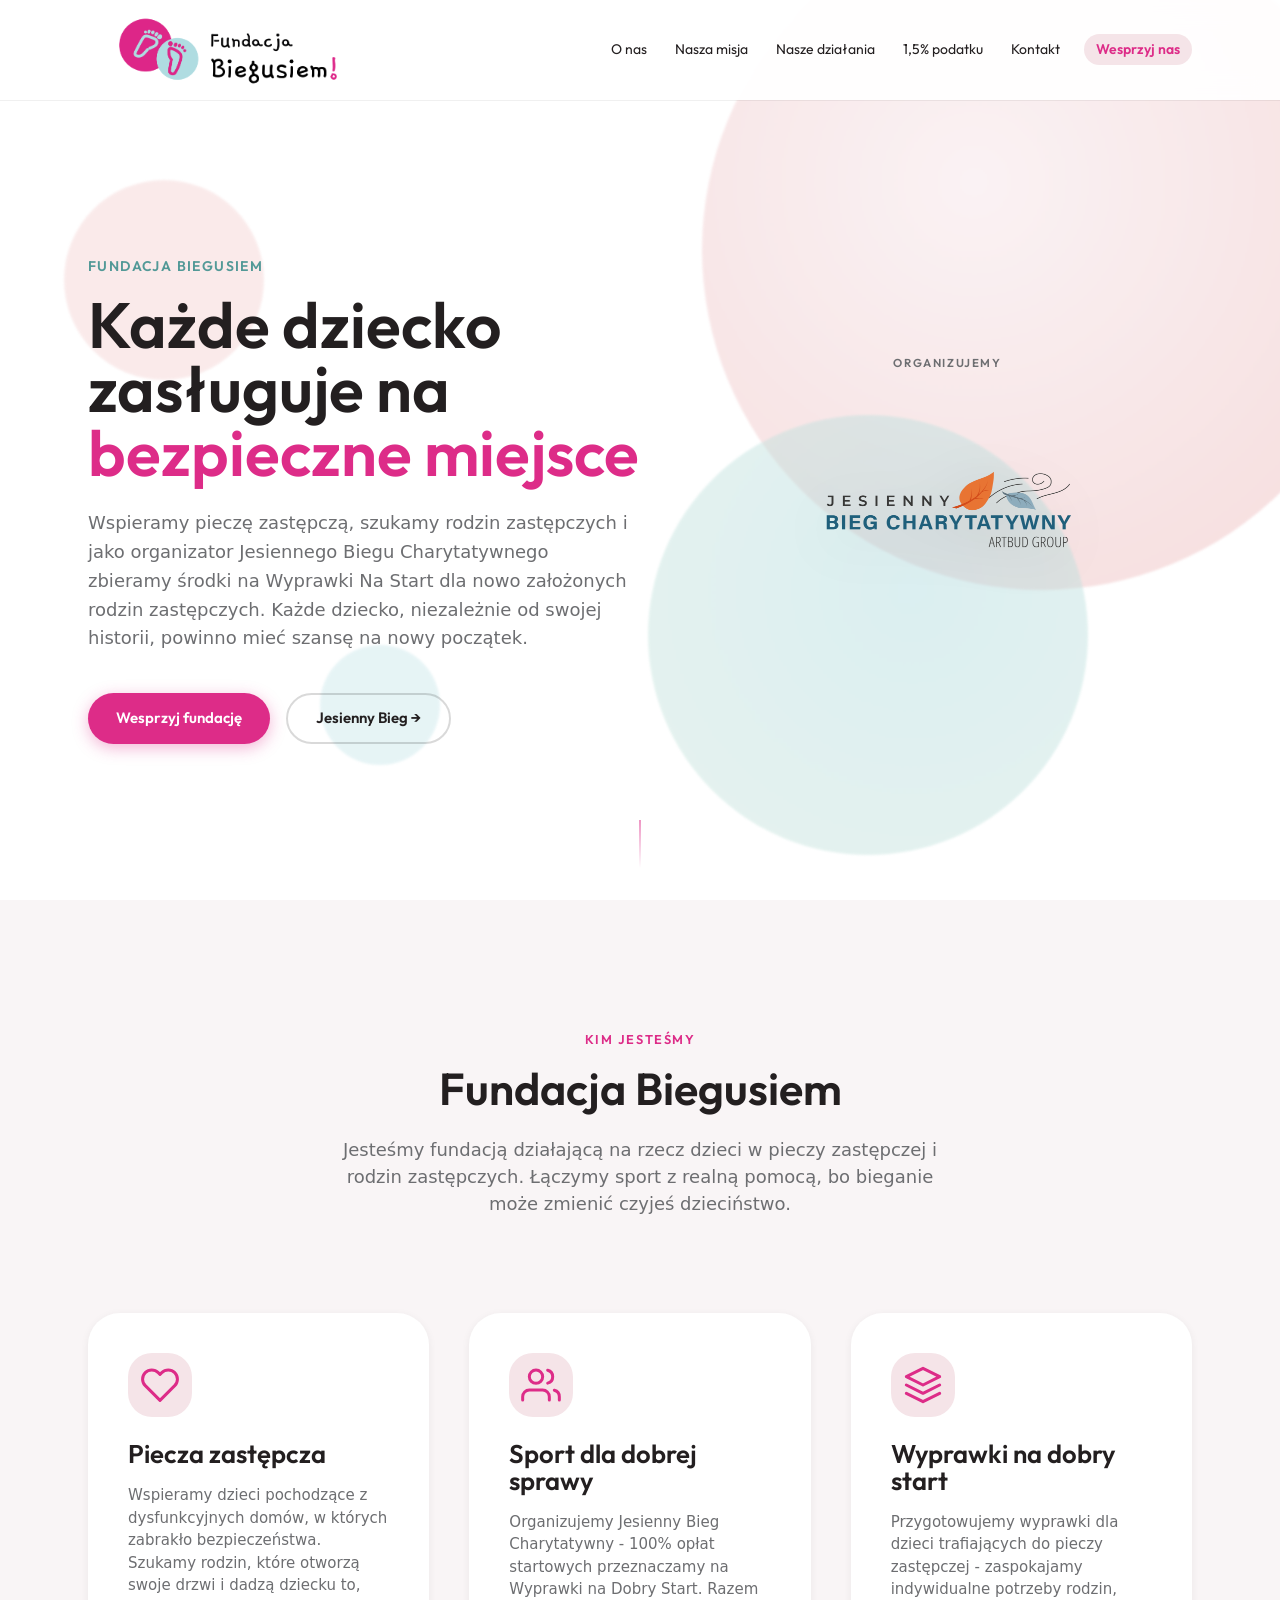
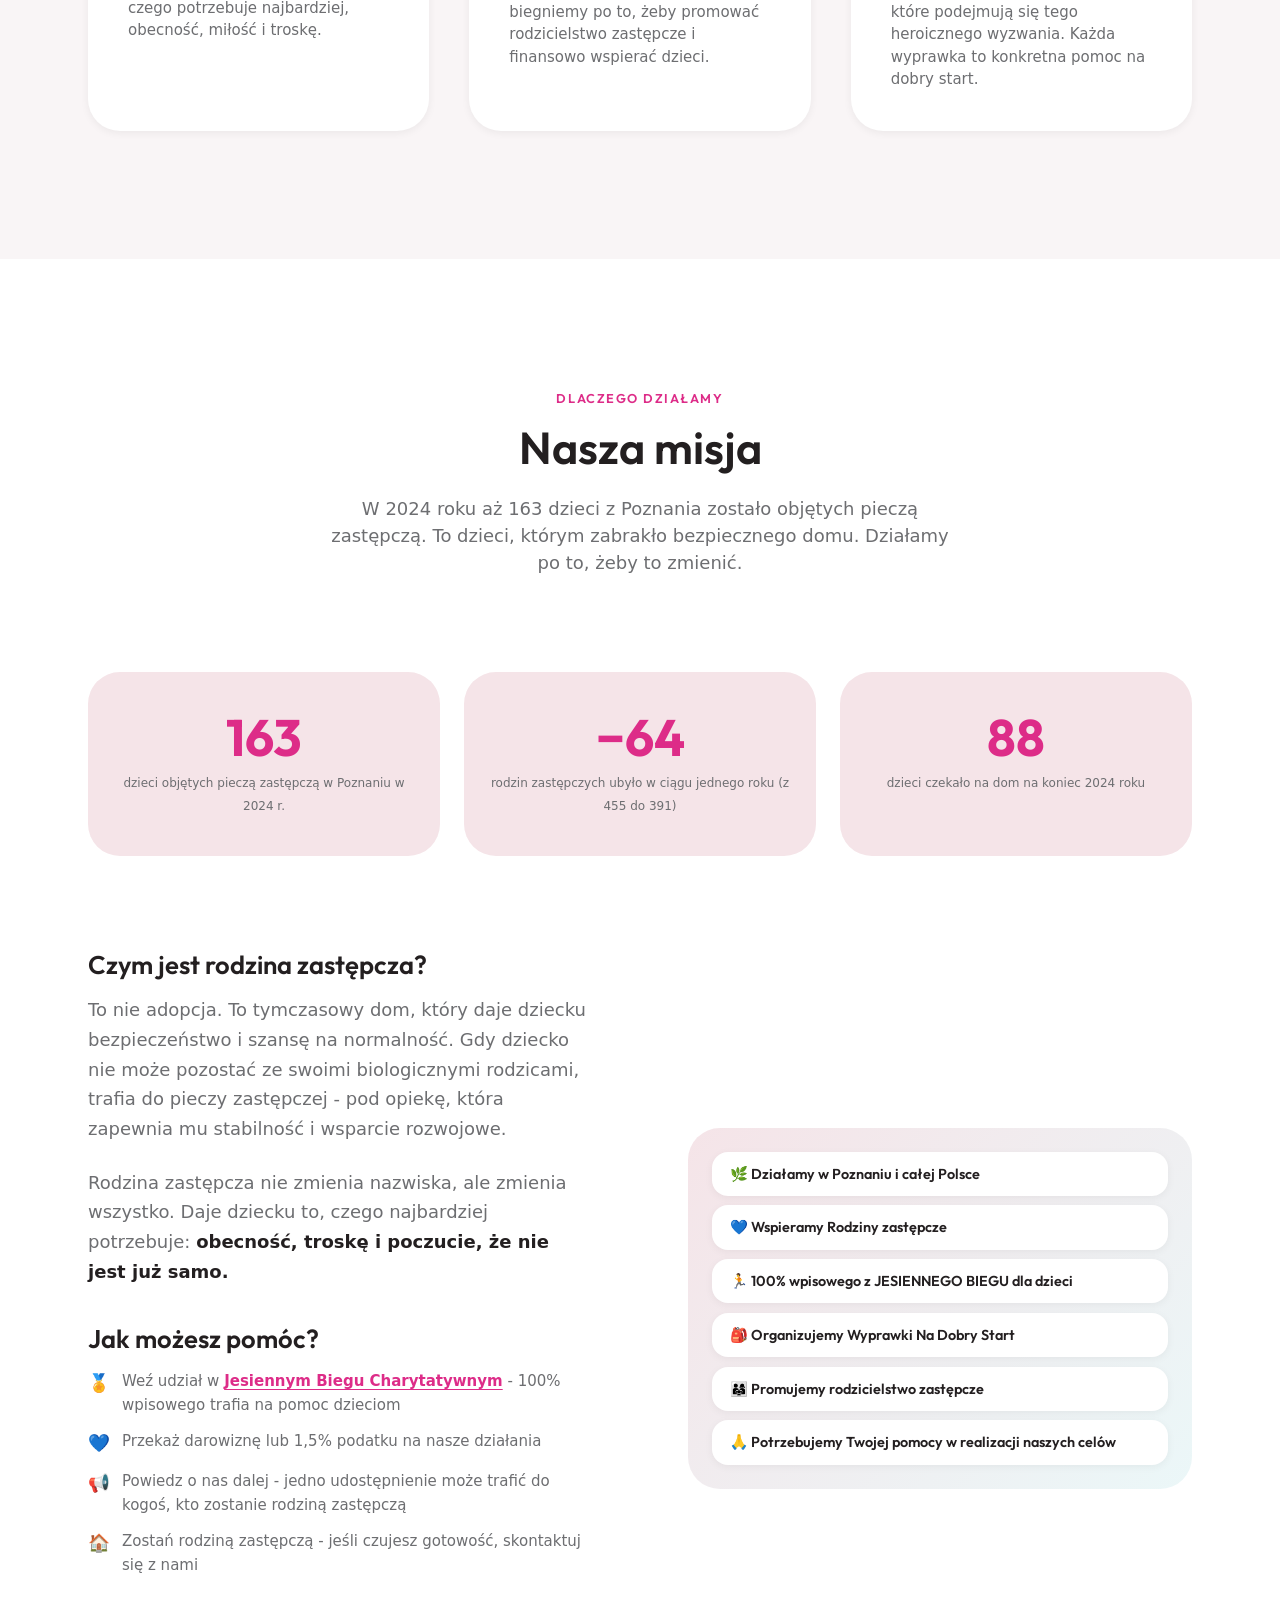
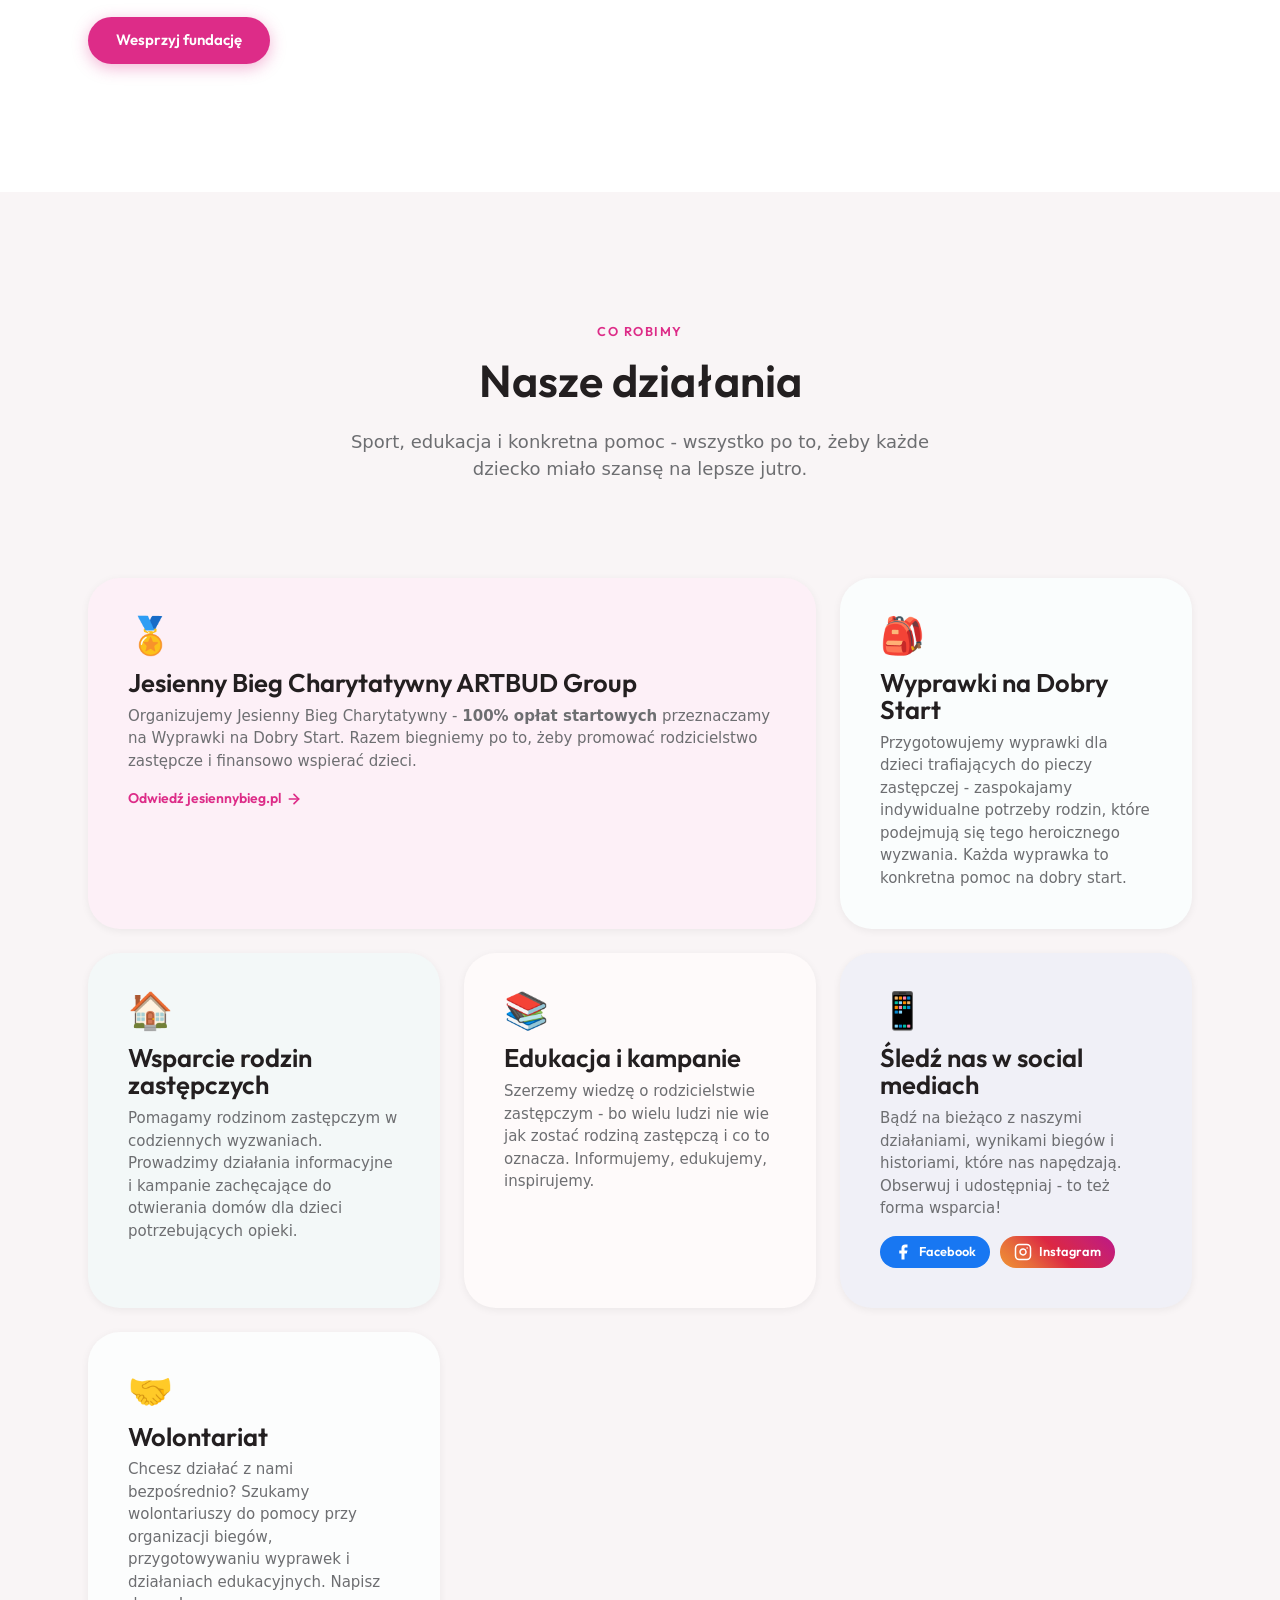
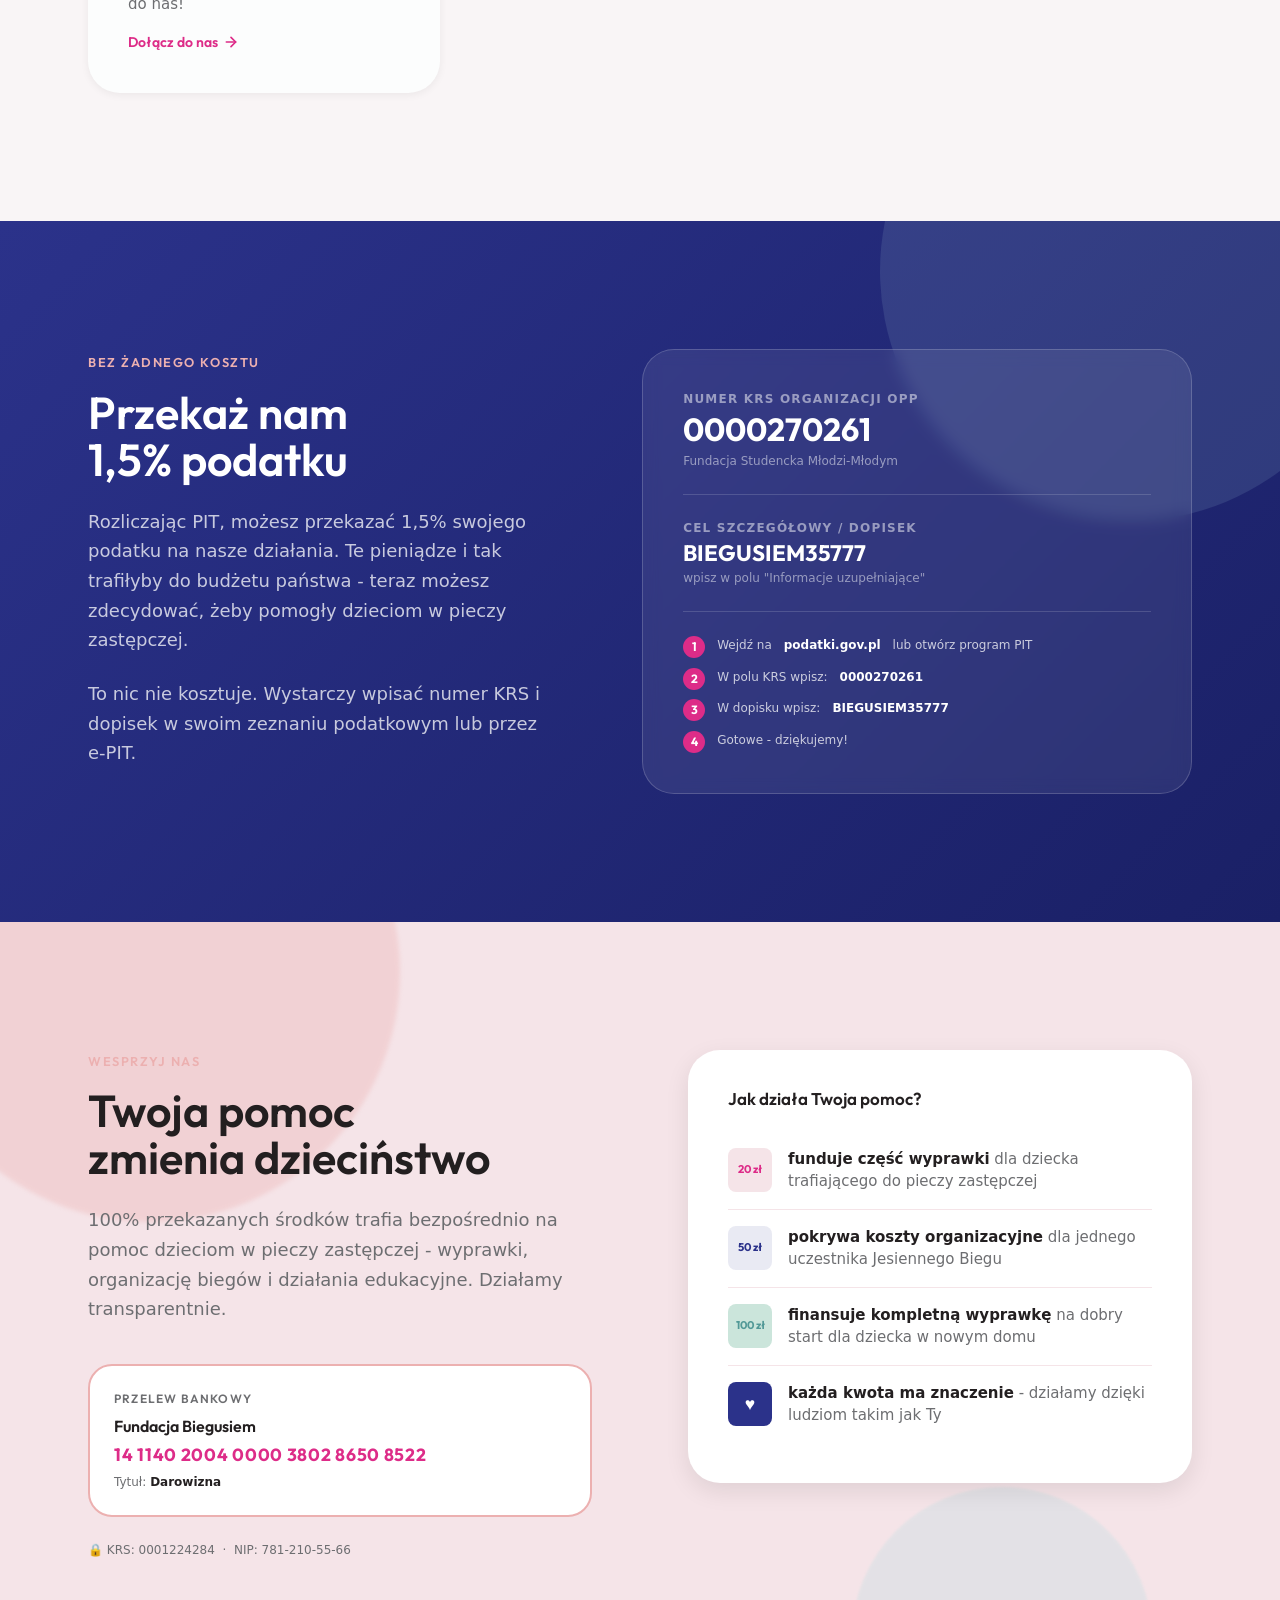
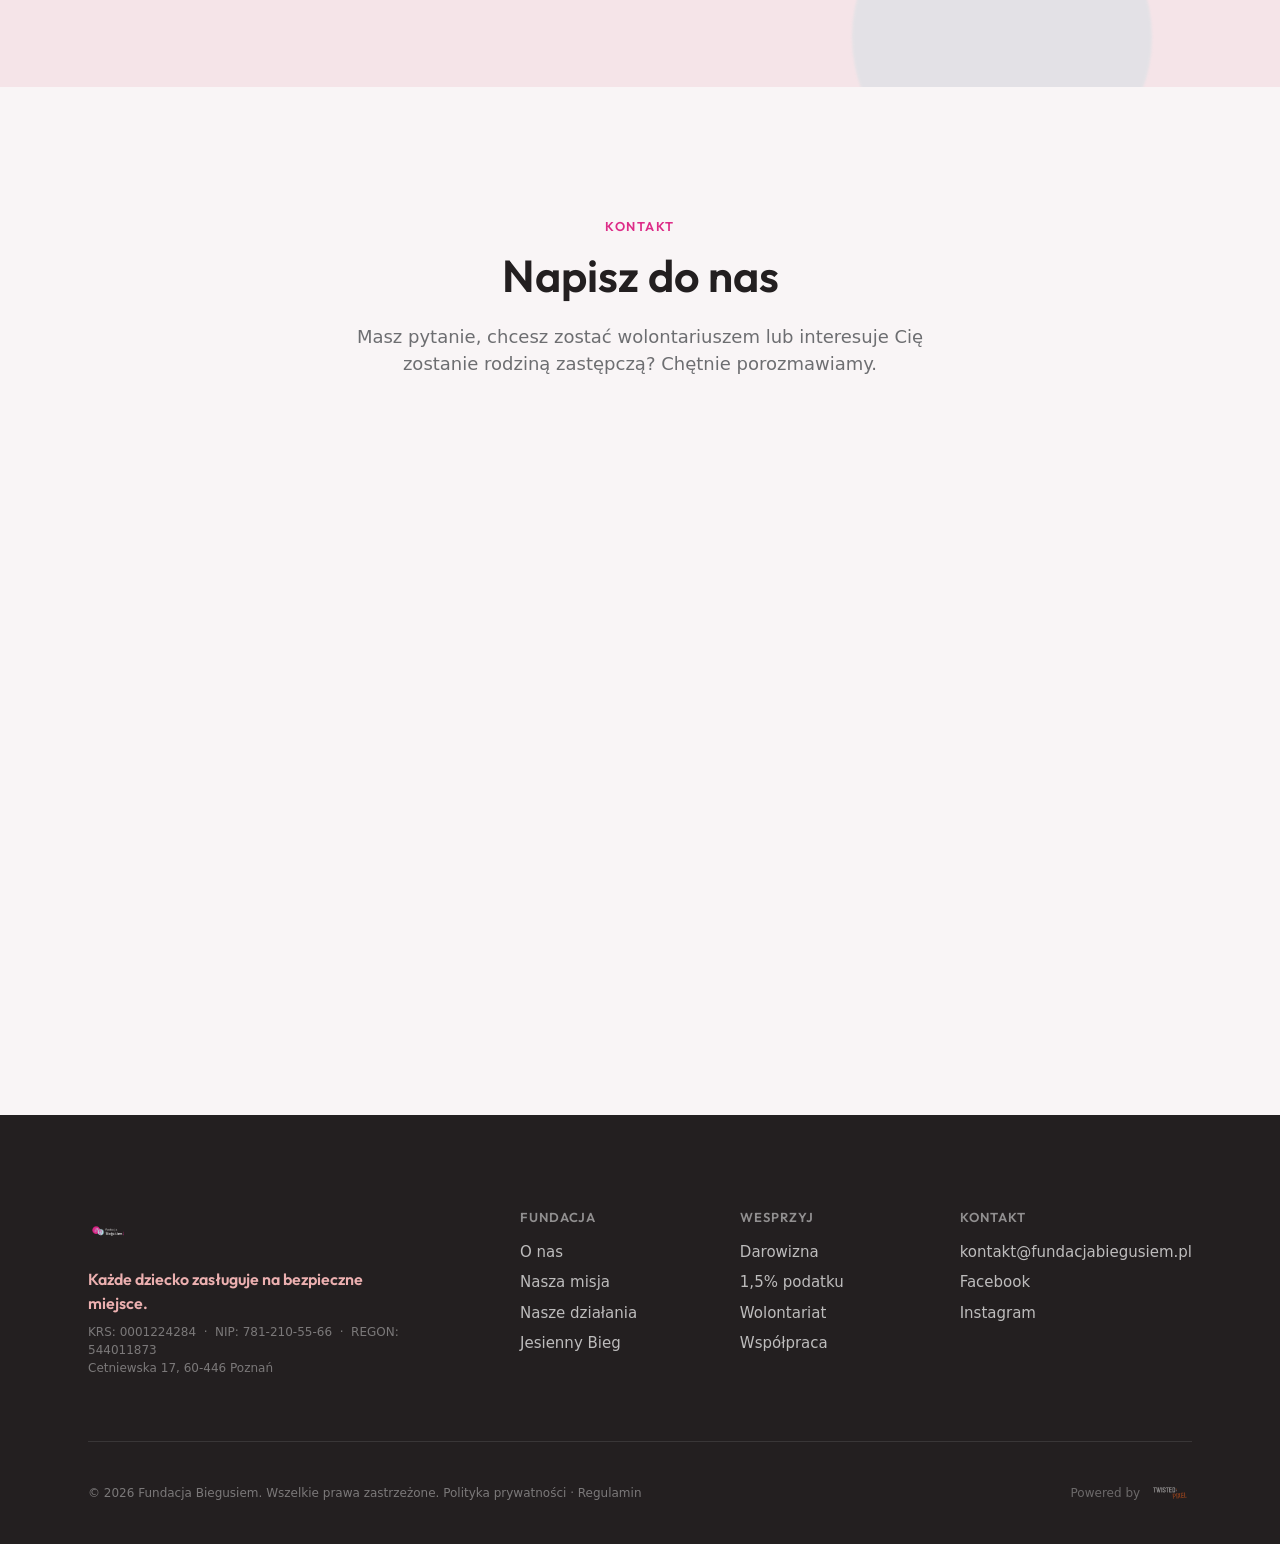
<file: index.html>
<!DOCTYPE html>
<html lang="pl">
<head>
  <!-- Google Tag Manager -->
  <script>(function(w,d,s,l,i){w[l]=w[l]||[];w[l].push({'gtm.start':
  new Date().getTime(),event:'gtm.js'});var f=d.getElementsByTagName(s)[0],
  j=d.createElement(s),dl=l!='dataLayer'?'&l='+l:'';j.async=true;j.src=
  'https://www.googletagmanager.com/gtm.js?id='+i+dl;f.parentNode.insertBefore(j,f);
  })(window,document,'script','dataLayer','GTM-WH3L6V8V');</script>
  <!-- End Google Tag Manager -->
  <meta charset="UTF-8" />
  <meta name="viewport" content="width=device-width, initial-scale=1.0" />
  <meta name="description" content="Fundacja Biegusiem – wspieramy pieczę zastępczą, szukamy rodzin zastępczych i organizujemy Jesienny Bieg Charytatywny w Poznaniu. KRS: 0001224284" />
  <meta name="theme-color" content="#ECB0B0" />
  <title>Fundacja Biegusiem – Każde dziecko zasługuje na bezpieczne miejsce</title>

  <link rel="preconnect" href="https://fonts.googleapis.com" />
  <link rel="preconnect" href="https://fonts.gstatic.com" crossorigin />
  <link href="https://fonts.googleapis.com/css2?family=Outfit:wght@300;400;600;700&display=swap" rel="stylesheet" />
  <link rel="stylesheet" href="css/style.css" />
</head>
<body>
  <!-- Google Tag Manager (noscript) -->
  <noscript><iframe src="https://www.googletagmanager.com/ns.html?id=GTM-WH3L6V8V"
  height="0" width="0" style="display:none;visibility:hidden"></iframe></noscript>
  <!-- End Google Tag Manager (noscript) -->
  <a href="#main-content" class="skip-link">Przejdź do treści</a>

  <!-- NAV -->
  <header class="site-header" id="site-header" role="banner">
    <nav class="nav container" aria-label="Nawigacja główna">
      <a href="#hero" class="nav__logo" aria-label="Fundacja Biegusiem – strona główna">
        <img src="assets/img/logo-light.png" alt="Fundacja Biegusiem" class="nav__logo-img" width="160" height="49" />
      </a>
      <button class="nav__toggle" id="nav-toggle" aria-expanded="false" aria-controls="nav-menu" aria-label="Otwórz menu">
        <span class="nav__toggle-bar"></span>
        <span class="nav__toggle-bar"></span>
        <span class="nav__toggle-bar"></span>
      </button>
      <ul class="nav__menu" id="nav-menu" role="list">
        <li><a href="#o-nas"      class="nav__link">O nas</a></li>
        <li><a href="#misja"      class="nav__link">Nasza misja</a></li>
        <li><a href="#dzialania"  class="nav__link">Nasze działania</a></li>
        <li><a href="#podatek"    class="nav__link">1,5% podatku</a></li>
        <li><a href="#kontakt"    class="nav__link">Kontakt</a></li>
        <li><a href="#wesprzej"   class="nav__link nav__link--cta">Wesprzyj nas</a></li>
      </ul>
    </nav>
  </header>

  <main id="main-content">

    <!-- ============================================================ HERO -->
    <section class="hero" id="hero" aria-label="Sekcja główna">
      <div class="hero__bg-circles" aria-hidden="true">
        <span class="hero__circle hero__circle--pink"></span>
        <span class="hero__circle hero__circle--blue"></span>
        <span class="hero__circle hero__circle--sm-pink"></span>
        <span class="hero__circle hero__circle--sm-blue"></span>
      </div>
      <div class="container hero__content">
        <div class="hero__text">
          <p class="hero__eyebrow">Fundacja Biegusiem</p>
          <h1 class="hero__heading">
            Każde dziecko<br />
            zasługuje na<br />
            <em class="hero__heading-em">bezpieczne&nbsp;miejsce</em>
          </h1>
          <p class="hero__lead">
            Wspieramy pieczę zastępczą, szukamy rodzin zastępczych
            i jako organizator Jesiennego Biegu Charytatywnego zbieramy środki
            na Wyprawki Na Start dla nowo założonych rodzin zastępczych.
            Każde dziecko, niezależnie od swojej historii,
            powinno mieć szansę na nowy początek.
          </p>
          <div class="hero__actions">
            <a href="#wesprzej"                          class="btn btn--primary">Wesprzyj fundację</a>
            <a href="https://jesiennybieg.pl" target="_blank" rel="noopener" class="btn btn--ghost">Jesienny Bieg →</a>
          </div>
        </div>
        <div class="hero__visual">
          <a href="https://jesiennybieg.pl" target="_blank" rel="noopener" class="hero__partner-link" aria-label="Jesienny Bieg Charytatywny – przejdź na stronę">
            <span class="hero__partner-label">Organizujemy</span>
            <img src="assets/img/logo-jesienny-bieg.png" alt="Jesienny Bieg Charytatywny" class="hero__partner-img" width="320" />
          </a>
        </div>
      </div>
      <div class="hero__scroll" aria-hidden="true">
        <span class="hero__scroll-line"></span>
      </div>
    </section>

    <!-- ============================================================ O NAS -->
    <section class="section o-nas" id="o-nas" aria-labelledby="o-nas-heading">
      <div class="container">
        <div class="section__header section__header--center">
          <span class="section__tag">Kim jesteśmy</span>
          <h2 class="section__heading" id="o-nas-heading">Fundacja Biegusiem</h2>
          <p class="section__lead">
            Jesteśmy fundacją działającą na rzecz dzieci w pieczy zastępczej
            i rodzin zastępczych. Łączymy sport z realną pomocą,
            bo bieganie może zmienić czyjeś dzieciństwo.
          </p>
        </div>
        <div class="o-nas__grid">

          <div class="o-nas__card reveal">
            <div class="o-nas__card-icon" aria-hidden="true">
              <svg width="40" height="40" viewBox="0 0 24 24" fill="none" stroke="currentColor" stroke-width="1.8" stroke-linecap="round" stroke-linejoin="round">
                <path d="M20.84 4.61a5.5 5.5 0 0 0-7.78 0L12 5.67l-1.06-1.06a5.5 5.5 0 0 0-7.78 7.78l1.06 1.06L12 21.23l7.78-7.78 1.06-1.06a5.5 5.5 0 0 0 0-7.78z"/>
              </svg>
            </div>
            <h3 class="o-nas__card-title">Piecza zastępcza</h3>
            <p class="o-nas__card-text">
              Wspieramy dzieci pochodzące z dysfunkcyjnych domów, w których zabrakło bezpieczeństwa.
              Szukamy rodzin, które otworzą swoje drzwi i dadzą dziecku to,
              czego potrzebuje najbardziej, obecność, miłość i troskę.
            </p>
          </div>

          <div class="o-nas__card reveal">
            <div class="o-nas__card-icon" aria-hidden="true">
              <svg width="40" height="40" viewBox="0 0 24 24" fill="none" stroke="currentColor" stroke-width="1.8" stroke-linecap="round" stroke-linejoin="round">
                <path d="M17 21v-2a4 4 0 0 0-4-4H5a4 4 0 0 0-4 4v2"/>
                <circle cx="9" cy="7" r="4"/>
                <path d="M23 21v-2a4 4 0 0 0-3-3.87"/>
                <path d="M16 3.13a4 4 0 0 1 0 7.75"/>
              </svg>
            </div>
            <h3 class="o-nas__card-title">Sport dla dobrej sprawy</h3>
            <p class="o-nas__card-text">
              Organizujemy Jesienny Bieg Charytatywny - 100% opłat startowych
              przeznaczamy na Wyprawki na Dobry Start.
              Razem biegniemy po to, żeby promować rodzicielstwo zastępcze i finansowo wspierać dzieci.
            </p>
          </div>

          <div class="o-nas__card reveal">
            <div class="o-nas__card-icon" aria-hidden="true">
              <svg width="40" height="40" viewBox="0 0 24 24" fill="none" stroke="currentColor" stroke-width="1.8" stroke-linecap="round" stroke-linejoin="round">
                <path d="M12 2L2 7l10 5 10-5-10-5z"/>
                <path d="M2 17l10 5 10-5"/>
                <path d="M2 12l10 5 10-5"/>
              </svg>
            </div>
            <h3 class="o-nas__card-title">Wyprawki na dobry start</h3>
            <p class="o-nas__card-text">
              Przygotowujemy wyprawki dla dzieci trafiających do pieczy zastępczej -
              zaspokajamy indywidualne potrzeby rodzin, które podejmują się tego heroicznego wyzwania.
              Każda wyprawka to konkretna pomoc na dobry start.
            </p>
          </div>

        </div>
      </div>
    </section>

    <!-- ============================================================ MISJA -->
    <section class="section misja" id="misja" aria-labelledby="misja-heading">
      <div class="container">

        <div class="section__header section__header--center">
          <span class="section__tag">Dlaczego działamy</span>
          <h2 class="section__heading" id="misja-heading">Nasza misja</h2>
          <p class="section__lead">
            W 2024 roku aż 163 dzieci z Poznania zostało objętych pieczą zastępczą.
            To dzieci, którym zabrakło bezpiecznego domu. Działamy po to, żeby to zmienić.
          </p>
        </div>

        <!-- Statystyki -->
        <div class="misja__stats reveal">
          <div class="misja__stat">
            <span class="misja__stat-number">163</span>
            <span class="misja__stat-label">dzieci objętych pieczą zastępczą w Poznaniu w 2024 r.</span>
          </div>
          <div class="misja__stat">
            <span class="misja__stat-number">−64</span>
            <span class="misja__stat-label">rodzin zastępczych ubyło w ciągu jednego roku (z 455 do 391)</span>
          </div>
          <div class="misja__stat">
            <span class="misja__stat-number">88</span>
            <span class="misja__stat-label">dzieci czekało na dom na koniec 2024 roku</span>
          </div>
        </div>

        <!-- Treść misji -->
        <div class="misja__layout">
          <div class="misja__content reveal">
            <h3 class="misja__subtitle">Czym jest rodzina zastępcza?</h3>
            <p class="misja__text">
              To nie adopcja. To tymczasowy dom, który daje dziecku bezpieczeństwo
              i szansę na normalność. Gdy dziecko nie może pozostać ze swoimi
              biologicznymi rodzicami, trafia do pieczy zastępczej - pod opiekę,
              która zapewnia mu stabilność i wsparcie rozwojowe.
            </p>
            <p class="misja__text">
              Rodzina zastępcza nie zmienia nazwiska, ale zmienia wszystko.
              Daje dziecku to, czego najbardziej potrzebuje:
              <strong>obecność, troskę i poczucie, że nie jest już samo.</strong>
            </p>

            <h3 class="misja__subtitle">Jak możesz pomóc?</h3>
            <ul class="misja__list">
              <li>
                <span class="misja__list-icon">🏅</span>
                <span>Weź udział w <a href="https://jesiennybieg.pl" target="_blank" rel="noopener">Jesiennym Biegu Charytatywnym</a> - 100% wpisowego trafia na pomoc dzieciom</span>
              </li>
              <li>
                <span class="misja__list-icon">💙</span>
                <span>Przekaż darowiznę lub 1,5% podatku na nasze działania</span>
              </li>
              <li>
                <span class="misja__list-icon">📢</span>
                <span>Powiedz o nas dalej - jedno udostępnienie może trafić do kogoś, kto zostanie rodziną zastępczą</span>
              </li>
              <li>
                <span class="misja__list-icon">🏠</span>
                <span>Zostań rodziną zastępczą - jeśli czujesz gotowość, skontaktuj się z nami</span>
              </li>
            </ul>

            <a href="#wesprzej" class="btn btn--primary">Wesprzyj fundację</a>
          </div>

          <div class="misja__visual reveal">
            <div class="misja__features">
              <div class="misja__feature">🌿 Działamy w Poznaniu i całej Polsce</div>
              <div class="misja__feature">💙 Wspieramy Rodziny zastępcze</div>
              <div class="misja__feature">🏃 100% wpisowego z JESIENNEGO BIEGU dla dzieci</div>
              <div class="misja__feature">🎒 Organizujemy Wyprawki Na Dobry Start</div>
              <div class="misja__feature">👨‍👩‍👧 Promujemy rodzicielstwo zastępcze</div>
              <div class="misja__feature">🙏 Potrzebujemy Twojej pomocy w realizacji naszych celów</div>
            </div>
          </div>
        </div>

      </div>
    </section>

    <!-- ============================================================ DZIAŁANIA -->
    <section class="section dzialania" id="dzialania" aria-labelledby="dzialania-heading">
      <div class="container">
        <div class="section__header section__header--center">
          <span class="section__tag">Co robimy</span>
          <h2 class="section__heading" id="dzialania-heading">Nasze działania</h2>
          <p class="section__lead">
            Sport, edukacja i konkretna pomoc - wszystko po to, żeby każde dziecko
            miało szansę na lepsze jutro.
          </p>
        </div>

        <div class="dzialania__grid">

          <!-- 1. Jesienny Bieg -->
          <article class="dzialania__item dzialania__item--featured reveal">
            <div class="dzialania__item-bg dzialania__item-bg--pink"></div>
            <div class="dzialania__item-content">
              <span class="dzialania__item-emoji" aria-hidden="true">🏅</span>
              <h3 class="dzialania__item-title">Jesienny Bieg Charytatywny ARTBUD Group</h3>
              <p class="dzialania__item-text">
                Organizujemy Jesienny Bieg Charytatywny - <strong>100% opłat startowych</strong>
                przeznaczamy na Wyprawki na Dobry Start.
                Razem biegniemy po to, żeby promować rodzicielstwo zastępcze i finansowo wspierać dzieci.
              </p>
              <a href="https://jesiennybieg.pl" target="_blank" rel="noopener" class="dzialania__item-link">
                Odwiedź jesiennybieg.pl
                <svg width="16" height="16" viewBox="0 0 24 24" fill="none" stroke="currentColor" stroke-width="2.5" stroke-linecap="round" stroke-linejoin="round" aria-hidden="true">
                  <line x1="5" y1="12" x2="19" y2="12"/><polyline points="12 5 19 12 12 19"/>
                </svg>
              </a>
            </div>
          </article>

          <!-- 2. Wyprawki -->
          <article class="dzialania__item reveal">
            <div class="dzialania__item-bg dzialania__item-bg--blue"></div>
            <div class="dzialania__item-content">
              <span class="dzialania__item-emoji" aria-hidden="true">🎒</span>
              <h3 class="dzialania__item-title">Wyprawki na Dobry Start</h3>
              <p class="dzialania__item-text">
                Przygotowujemy wyprawki dla dzieci trafiających do pieczy zastępczej -
                zaspokajamy indywidualne potrzeby rodzin, które podejmują się tego heroicznego wyzwania.
                Każda wyprawka to konkretna pomoc na dobry start.
              </p>
            </div>
          </article>

          <!-- 3. Wsparcie rodzin -->
          <article class="dzialania__item reveal">
            <div class="dzialania__item-bg dzialania__item-bg--teal"></div>
            <div class="dzialania__item-content">
              <span class="dzialania__item-emoji" aria-hidden="true">🏠</span>
              <h3 class="dzialania__item-title">Wsparcie rodzin zastępczych</h3>
              <p class="dzialania__item-text">
                Pomagamy rodzinom zastępczym w codziennych wyzwaniach.
                Prowadzimy działania informacyjne i kampanie zachęcające
                do otwierania domów dla dzieci potrzebujących opieki.
              </p>
            </div>
          </article>

          <!-- 4. Edukacja -->
          <article class="dzialania__item reveal">
            <div class="dzialania__item-bg dzialania__item-bg--rose"></div>
            <div class="dzialania__item-content">
              <span class="dzialania__item-emoji" aria-hidden="true">📚</span>
              <h3 class="dzialania__item-title">Edukacja i kampanie</h3>
              <p class="dzialania__item-text">
                Szerzemy wiedzę o rodzicielstwie zastępczym - bo wielu ludzi
                nie wie jak zostać rodziną zastępczą i co to oznacza.
                Informujemy, edukujemy, inspirujemy.
              </p>
            </div>
          </article>

          <!-- 5. Social media -->
          <article class="dzialania__item reveal">
            <div class="dzialania__item-bg dzialania__item-bg--navy"></div>
            <div class="dzialania__item-content">
              <span class="dzialania__item-emoji" aria-hidden="true">📱</span>
              <h3 class="dzialania__item-title">Śledź nas w social mediach</h3>
              <p class="dzialania__item-text">
                Bądź na bieżąco z naszymi działaniami, wynikami biegów
                i historiami, które nas napędzają. Obserwuj i udostępniaj -
                to też forma wsparcia!
              </p>
              <div class="dzialania__social">
                <a href="https://www.facebook.com/fundacjabiegusiem" target="_blank" rel="noopener" class="social-pill social-pill--fb" aria-label="Facebook Fundacji Biegusiem">
                  <svg width="18" height="18" viewBox="0 0 24 24" fill="currentColor" aria-hidden="true">
                    <path d="M18 2h-3a5 5 0 0 0-5 5v3H7v4h3v8h4v-8h3l1-4h-4V7a1 1 0 0 1 1-1h3z"/>
                  </svg>
                  Facebook
                </a>
                <a href="https://www.instagram.com/fundacjabiegusiem" target="_blank" rel="noopener" class="social-pill social-pill--ig" aria-label="Instagram Fundacji Biegusiem">
                  <svg width="18" height="18" viewBox="0 0 24 24" fill="none" stroke="currentColor" stroke-width="2" stroke-linecap="round" stroke-linejoin="round" aria-hidden="true">
                    <rect x="2" y="2" width="20" height="20" rx="5" ry="5"/>
                    <path d="M16 11.37A4 4 0 1 1 12.63 8 4 4 0 0 1 16 11.37z"/>
                    <line x1="17.5" y1="6.5" x2="17.51" y2="6.5"/>
                  </svg>
                  Instagram
                </a>
              </div>
            </div>
          </article>

          <!-- 6. Wolontariat -->
          <article class="dzialania__item reveal">
            <div class="dzialania__item-bg dzialania__item-bg--green"></div>
            <div class="dzialania__item-content">
              <span class="dzialania__item-emoji" aria-hidden="true">🤝</span>
              <h3 class="dzialania__item-title">Wolontariat</h3>
              <p class="dzialania__item-text">
                Chcesz działać z nami bezpośrednio? Szukamy wolontariuszy
                do pomocy przy organizacji biegów, przygotowywaniu wyprawek
                i działaniach edukacyjnych. Napisz do nas!
              </p>
              <a href="#kontakt" class="dzialania__item-link">
                Dołącz do nas
                <svg width="16" height="16" viewBox="0 0 24 24" fill="none" stroke="currentColor" stroke-width="2.5" stroke-linecap="round" stroke-linejoin="round" aria-hidden="true">
                  <line x1="5" y1="12" x2="19" y2="12"/><polyline points="12 5 19 12 12 19"/>
                </svg>
              </a>
            </div>
          </article>

        </div>
      </div>
    </section>

    <!-- ============================================================ 1,5% PODATKU -->
    <section class="section podatek" id="podatek" aria-labelledby="podatek-heading">
      <div class="container">
        <div class="podatek__layout">

          <div class="podatek__content reveal">
            <span class="section__tag section__tag--light">Bez żadnego kosztu</span>
            <h2 class="section__heading section__heading--light" id="podatek-heading">
              Przekaż nam<br />1,5% podatku
            </h2>
            <p class="podatek__text">
              Rozliczając PIT, możesz przekazać 1,5% swojego podatku na nasze działania.
              Te pieniądze i tak trafiłyby do budżetu państwa - teraz możesz zdecydować,
              żeby pomogły dzieciom w pieczy zastępczej.
            </p>
            <p class="podatek__text">
              To nic nie kosztuje. Wystarczy wpisać numer KRS i dopisek
              w swoim zeznaniu podatkowym lub przez e-PIT.
            </p>
          </div>

          <div class="podatek__box reveal">
            <div class="podatek__krs-block">
              <span class="podatek__label">Numer KRS organizacji OPP</span>
              <span class="podatek__value">0000270261</span>
              <span class="podatek__sub">Fundacja Studencka Młodzi-Młodym</span>
            </div>
            <div class="podatek__divider"></div>
            <div class="podatek__krs-block">
              <span class="podatek__label">Cel szczegółowy / Dopisek</span>
              <span class="podatek__value podatek__value--sm">BIEGUSIEM35777</span>
              <span class="podatek__sub">wpisz w polu "Informacje uzupełniające"</span>
            </div>
            <div class="podatek__divider"></div>
            <div class="podatek__steps">
              <p class="podatek__step"><span>1</span> Wejdź na <strong>podatki.gov.pl</strong> lub otwórz program PIT</p>
              <p class="podatek__step"><span>2</span> W polu KRS wpisz: <strong>0000270261</strong></p>
              <p class="podatek__step"><span>3</span> W dopisku wpisz: <strong>BIEGUSIEM35777</strong></p>
              <p class="podatek__step"><span>4</span> Gotowe - dziękujemy!</p>
            </div>
          </div>

        </div>
      </div>
    </section>

    <!-- ============================================================ WESPRZYJ -->
    <section class="section wesprzej" id="wesprzej" aria-labelledby="wesprzej-heading">
      <div class="container">
        <div class="wesprzej__layout">

          <div class="wesprzej__content reveal">
            <span class="section__tag section__tag--dark">Wesprzyj nas</span>
            <h2 class="section__heading section__heading--dark" id="wesprzej-heading">
              Twoja pomoc<br />zmienia dzieciństwo
            </h2>
            <p class="wesprzej__text">
              100% przekazanych środków trafia bezpośrednio na pomoc dzieciom
              w pieczy zastępczej - wyprawki, organizację biegów
              i działania edukacyjne. Działamy transparentnie.
            </p>


            <div class="wesprzej__bank">
              <p class="wesprzej__bank-label">Przelew bankowy</p>
              <p class="wesprzej__bank-name">Fundacja Biegusiem</p>
              <p class="wesprzej__bank-account">14 1140 2004 0000 3802 8650 8522</p>
              <p class="wesprzej__bank-title">Tytuł: <em>Darowizna</em></p>
            </div>

            <p class="wesprzej__note">
              🔒 KRS: 0001224284 &nbsp;·&nbsp; NIP: 781-210-55-66
            </p>
          </div>

          <div class="wesprzej__reasons reveal">
            <h3 class="wesprzej__reasons-title">Jak działa Twoja pomoc?</h3>

            <div class="wesprzej__reason">
              <div class="wesprzej__reason-icon" aria-hidden="true"><span>20 zł</span></div>
              <div><strong>funduje część wyprawki</strong> dla dziecka trafiającego do pieczy zastępczej</div>
            </div>
            <div class="wesprzej__reason">
              <div class="wesprzej__reason-icon wesprzej__reason-icon--blue" aria-hidden="true"><span>50 zł</span></div>
              <div><strong>pokrywa koszty organizacyjne</strong> dla jednego uczestnika Jesiennego Biegu</div>
            </div>
            <div class="wesprzej__reason">
              <div class="wesprzej__reason-icon wesprzej__reason-icon--teal" aria-hidden="true"><span>100 zł</span></div>
              <div><strong>finansuje kompletną wyprawkę</strong> na dobry start dla dziecka w nowym domu</div>
            </div>
            <div class="wesprzej__reason">
              <div class="wesprzej__reason-icon wesprzej__reason-icon--navy" aria-hidden="true"><span>♥</span></div>
              <div><strong>każda kwota ma znaczenie</strong> - działamy dzięki ludziom takim jak Ty</div>
            </div>
          </div>

        </div>
      </div>
    </section>

    <!-- ============================================================ KONTAKT -->
    <section class="section kontakt" id="kontakt" aria-labelledby="kontakt-heading">
      <div class="container">
        <div class="section__header section__header--center">
          <span class="section__tag">Kontakt</span>
          <h2 class="section__heading" id="kontakt-heading">Napisz do nas</h2>
          <p class="section__lead">
            Masz pytanie, chcesz zostać wolontariuszem lub interesuje Cię
            zostanie rodziną zastępczą? Chętnie porozmawiamy.
          </p>
        </div>

        <div class="kontakt__layout">

          <form class="kontakt__form reveal" action="#" method="POST" novalidate aria-label="Formularz kontaktowy">
            <div class="form-group">
              <label class="form-label" for="contact-name">Imię i nazwisko *</label>
              <input class="form-input" type="text" id="contact-name" name="name" placeholder="Jan Kowalski" required autocomplete="name" />
            </div>
            <div class="form-group">
              <label class="form-label" for="contact-email">Adres e-mail *</label>
              <input class="form-input" type="email" id="contact-email" name="email" placeholder="jan@przykład.pl" required autocomplete="email" />
            </div>
            <div class="form-group">
              <label class="form-label" for="contact-subject">Temat</label>
              <select class="form-input form-select" id="contact-subject" name="subject">
                <option value="">Wybierz temat...</option>
                <option value="wolontariat">Chcę zostać wolontariuszem</option>
                <option value="rodzina">Interesuję się pieczą zastępczą</option>
                <option value="jesienny-bieg">Pytanie o Jesienny Bieg</option>
                <option value="wyprawki">Wyprawki na dobry start</option>
                <option value="darowizna">Pytanie o darowiznę / 1,5%</option>
                <option value="media">Media / prasa</option>
                <option value="inne">Inne</option>
              </select>
            </div>
            <div class="form-group">
              <label class="form-label" for="contact-message">Wiadomość *</label>
              <textarea class="form-input form-textarea" id="contact-message" name="message" placeholder="W czym możemy pomóc?" rows="5" required></textarea>
            </div>
            <button type="submit" class="btn btn--primary btn--full">Wyślij wiadomość</button>
          </form>

          <address class="kontakt__info reveal" aria-label="Dane kontaktowe">

            <div class="kontakt__detail">
              <div class="kontakt__detail-icon" aria-hidden="true">
                <svg width="22" height="22" viewBox="0 0 24 24" fill="none" stroke="currentColor" stroke-width="1.8" stroke-linecap="round" stroke-linejoin="round">
                  <path d="M21 10c0 7-9 13-9 13s-9-6-9-13a9 9 0 0 1 18 0z"/>
                  <circle cx="12" cy="10" r="3"/>
                </svg>
              </div>
              <div>
                <strong>Siedziba</strong>
                <span>Cetniewska 17, 60-446 Poznań</span>
              </div>
            </div>

            <div class="kontakt__detail">
              <div class="kontakt__detail-icon" aria-hidden="true">
                <svg width="22" height="22" viewBox="0 0 24 24" fill="none" stroke="currentColor" stroke-width="1.8" stroke-linecap="round" stroke-linejoin="round">
                  <path d="M4 4h16c1.1 0 2 .9 2 2v12c0 1.1-.9 2-2 2H4c-1.1 0-2-.9-2-2V6c0-1.1.9-2 2-2z"/>
                  <polyline points="22,6 12,13 2,6"/>
                </svg>
              </div>
              <div>
                <strong>E-mail</strong>
                <a href="mailto:kontakt@fundacjabiegusiem.pl">kontakt@fundacjabiegusiem.pl</a>
              </div>
            </div>

            <div class="kontakt__krs-box">
              <h4 class="kontakt__krs-title">Dane rejestrowe</h4>
              <div class="kontakt__krs-row"><span>KRS</span><strong>0001224284</strong></div>
              <div class="kontakt__krs-row"><span>NIP</span><strong>781-210-55-66</strong></div>
              <div class="kontakt__krs-row"><span>REGON</span><strong>544011873</strong></div>
              <div class="kontakt__krs-row"><span>Prezes</span><strong>Bartosz Jatczak</strong></div>
            </div>

            <div class="kontakt__social">
              <strong>Znajdź nas</strong>
              <div class="kontakt__social-links">
                <a href="https://www.facebook.com/fundacjabiegusiem" target="_blank" rel="noopener" class="social-btn" aria-label="Facebook Fundacji Biegusiem">
                  <svg width="20" height="20" viewBox="0 0 24 24" fill="currentColor" aria-hidden="true">
                    <path d="M18 2h-3a5 5 0 0 0-5 5v3H7v4h3v8h4v-8h3l1-4h-4V7a1 1 0 0 1 1-1h3z"/>
                  </svg>
                  Facebook
                </a>
                <a href="https://www.instagram.com/fundacjabiegusiem" target="_blank" rel="noopener" class="social-btn" aria-label="Instagram Fundacji Biegusiem">
                  <svg width="20" height="20" viewBox="0 0 24 24" fill="none" stroke="currentColor" stroke-width="2" stroke-linecap="round" stroke-linejoin="round" aria-hidden="true">
                    <rect x="2" y="2" width="20" height="20" rx="5" ry="5"/>
                    <path d="M16 11.37A4 4 0 1 1 12.63 8 4 4 0 0 1 16 11.37z"/>
                    <line x1="17.5" y1="6.5" x2="17.51" y2="6.5"/>
                  </svg>
                  Instagram
                </a>
              </div>
            </div>

          </address>
        </div>
      </div>
    </section>

  </main>

  <!-- FOOTER -->
  <footer class="footer" role="contentinfo">
    <div class="container">
      <div class="footer__top">
        <div class="footer__brand">
          <a href="#hero" aria-label="Fundacja Biegusiem – powrót na górę">
            <img src="assets/img/logo-dark.png" alt="Fundacja Biegusiem" class="footer__logo" width="160" />
          </a>
          <p class="footer__tagline">Każde dziecko zasługuje na bezpieczne miejsce.</p>
          <p class="footer__krs">KRS: 0001224284 &nbsp;·&nbsp; NIP: 781-210-55-66 &nbsp;·&nbsp; REGON: 544011873</p>
          <p class="footer__krs">Cetniewska 17, 60-446 Poznań</p>
        </div>

        <nav class="footer__nav" aria-label="Nawigacja stopki">
          <div class="footer__col">
            <h4 class="footer__col-title">Fundacja</h4>
            <ul role="list">
              <li><a href="#o-nas">O nas</a></li>
              <li><a href="#misja">Nasza misja</a></li>
              <li><a href="#dzialania">Nasze działania</a></li>
              <li><a href="https://jesiennybieg.pl" target="_blank" rel="noopener">Jesienny Bieg</a></li>
            </ul>
          </div>
          <div class="footer__col">
            <h4 class="footer__col-title">Wesprzyj</h4>
            <ul role="list">
              <li><a href="#wesprzej">Darowizna</a></li>
              <li><a href="#podatek">1,5% podatku</a></li>
              <li><a href="#kontakt">Wolontariat</a></li>
              <li><a href="#kontakt">Współpraca</a></li>
            </ul>
          </div>
          <div class="footer__col">
            <h4 class="footer__col-title">Kontakt</h4>
            <ul role="list">
              <li><a href="mailto:kontakt@fundacjabiegusiem.pl">kontakt@fundacjabiegusiem.pl</a></li>
              <li><a href="https://www.facebook.com/fundacjabiegusiem" target="_blank" rel="noopener">Facebook</a></li>
              <li><a href="https://www.instagram.com/fundacjabiegusiem" target="_blank" rel="noopener">Instagram</a></li>
            </ul>
          </div>
        </nav>
      </div>

      <div class="footer__bottom">
        <p>&copy; 2026 Fundacja Biegusiem. Wszelkie prawa zastrzeżone. <a href="polityka-prywatnosci.html">Polityka prywatności</a> · <a href="regulamin.html">Regulamin</a></p>
        <a href="https://twistedpixel.pl/" target="_blank" rel="noopener" class="footer__powered">
          <span>Powered by</span>
          <img src="assets/img/logo-twisted-pixel.png" alt="Twisted Pixel" class="footer__powered-logo" />
        </a>
      </div>
    </div>
  </footer>

  <button class="scroll-top" id="scroll-top" aria-label="Przewiń na górę" hidden>
    <svg width="20" height="20" viewBox="0 0 24 24" fill="none" stroke="currentColor" stroke-width="2.5" stroke-linecap="round" stroke-linejoin="round" aria-hidden="true">
      <polyline points="18 15 12 9 6 15"/>
    </svg>
  </button>

  <script src="js/main.js" defer></script>
</body>
</html>
</file>
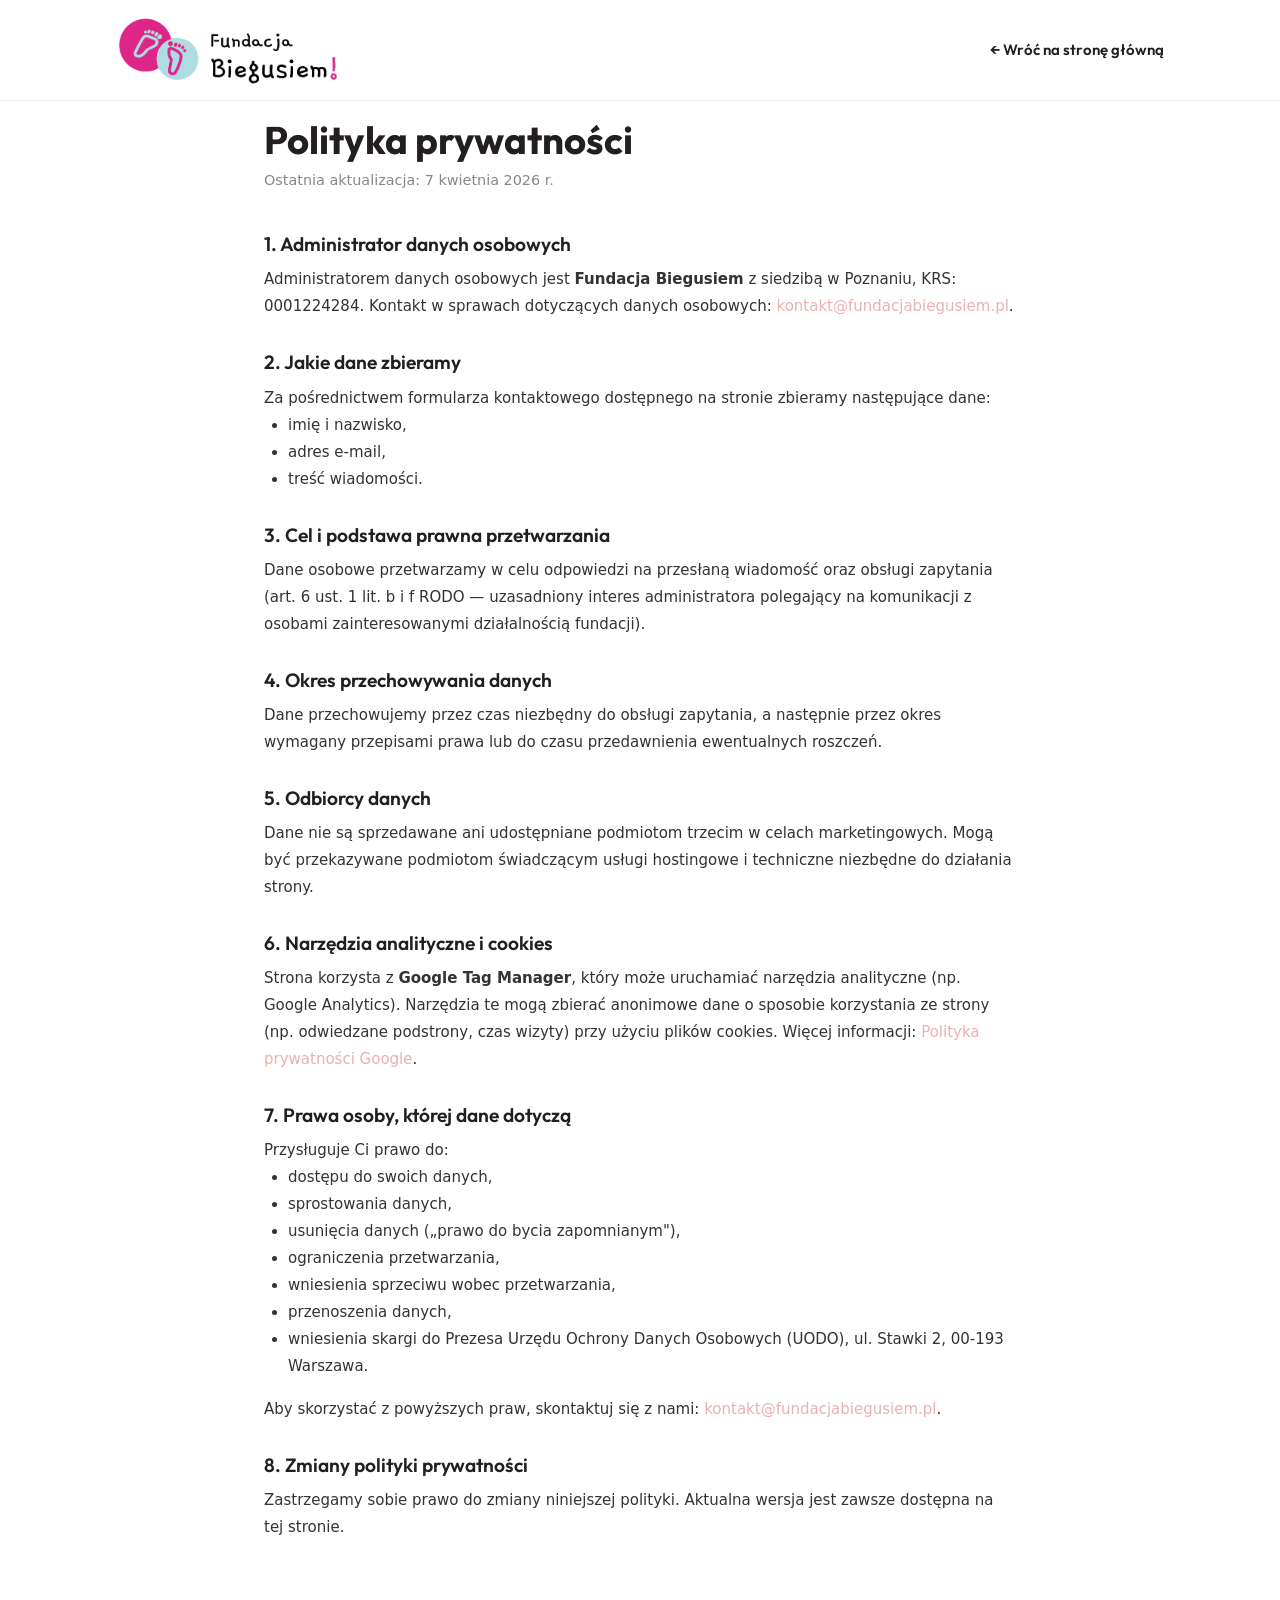
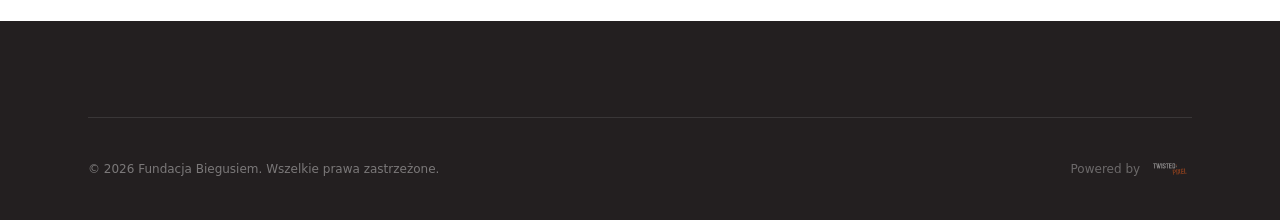
<file: polityka-prywatnosci.html>
<!DOCTYPE html>
<html lang="pl">
<head>
  <!-- Google Tag Manager -->
  <script>(function(w,d,s,l,i){w[l]=w[l]||[];w[l].push({'gtm.start':
  new Date().getTime(),event:'gtm.js'});var f=d.getElementsByTagName(s)[0],
  j=d.createElement(s),dl=l!='dataLayer'?'&l='+l:'';j.async=true;j.src=
  'https://www.googletagmanager.com/gtm.js?id='+i+dl;f.parentNode.insertBefore(j,f);
  })(window,document,'script','dataLayer','GTM-WH3L6V8V');</script>
  <!-- End Google Tag Manager -->
  <meta charset="UTF-8" />
  <meta name="viewport" content="width=device-width, initial-scale=1.0" />
  <meta name="description" content="Polityka prywatności – Fundacja Biegusiem" />
  <title>Polityka prywatności – Fundacja Biegusiem</title>
  <link rel="preconnect" href="https://fonts.googleapis.com" />
  <link rel="preconnect" href="https://fonts.gstatic.com" crossorigin />
  <link href="https://fonts.googleapis.com/css2?family=Outfit:wght@300;400;600;700&display=swap" rel="stylesheet" />
  <link rel="stylesheet" href="css/style.css" />
  <style>
    .legal {
      max-width: 800px;
      margin: 0 auto;
      padding: 120px 24px 80px;
    }
    .legal h1 {
      font-size: clamp(1.8rem, 4vw, 2.4rem);
      font-weight: 700;
      margin-bottom: 0.5rem;
    }
    .legal .legal__updated {
      color: var(--color-text-muted, #888);
      font-size: 0.9rem;
      margin-bottom: 2.5rem;
    }
    .legal h2 {
      font-size: 1.2rem;
      font-weight: 600;
      margin: 2rem 0 0.75rem;
    }
    .legal p, .legal li {
      line-height: 1.8;
      color: var(--color-text, #333);
    }
    .legal ul {
      padding-left: 1.5rem;
      margin-bottom: 1rem;
    }
    .legal a {
      color: var(--color-accent, #ECB0B0);
    }
  </style>
</head>
<body>
  <!-- Google Tag Manager (noscript) -->
  <noscript><iframe src="https://www.googletagmanager.com/ns.html?id=GTM-WH3L6V8V"
  height="0" width="0" style="display:none;visibility:hidden"></iframe></noscript>
  <!-- End Google Tag Manager (noscript) -->

  <header class="site-header" id="site-header" role="banner">
    <nav class="nav container" aria-label="Nawigacja główna">
      <a href="index.html" class="nav__logo" aria-label="Fundacja Biegusiem – strona główna">
        <img src="assets/img/logo-light.png" alt="Fundacja Biegusiem" class="nav__logo-img nav__logo-light" />
        <img src="assets/img/logo-dark.png" alt="Fundacja Biegusiem" class="nav__logo-img nav__logo-dark" />
      </a>
      <a href="index.html" class="btn btn--outline" style="margin-left:auto;">← Wróć na stronę główną</a>
    </nav>
  </header>

  <main id="main-content">
    <div class="legal">
      <h1>Polityka prywatności</h1>
      <p class="legal__updated">Ostatnia aktualizacja: 7 kwietnia 2026 r.</p>

      <h2>1. Administrator danych osobowych</h2>
      <p>Administratorem danych osobowych jest <strong>Fundacja Biegusiem</strong> z siedzibą w Poznaniu, KRS: 0001224284. Kontakt w sprawach dotyczących danych osobowych: <a href="mailto:kontakt@fundacjabiegusiem.pl">kontakt@fundacjabiegusiem.pl</a>.</p>

      <h2>2. Jakie dane zbieramy</h2>
      <p>Za pośrednictwem formularza kontaktowego dostępnego na stronie zbieramy następujące dane:</p>
      <ul>
        <li>imię i nazwisko,</li>
        <li>adres e-mail,</li>
        <li>treść wiadomości.</li>
      </ul>

      <h2>3. Cel i podstawa prawna przetwarzania</h2>
      <p>Dane osobowe przetwarzamy w celu odpowiedzi na przesłaną wiadomość oraz obsługi zapytania (art. 6 ust. 1 lit. b i f RODO — uzasadniony interes administratora polegający na komunikacji z osobami zainteresowanymi działalnością fundacji).</p>

      <h2>4. Okres przechowywania danych</h2>
      <p>Dane przechowujemy przez czas niezbędny do obsługi zapytania, a następnie przez okres wymagany przepisami prawa lub do czasu przedawnienia ewentualnych roszczeń.</p>

      <h2>5. Odbiorcy danych</h2>
      <p>Dane nie są sprzedawane ani udostępniane podmiotom trzecim w celach marketingowych. Mogą być przekazywane podmiotom świadczącym usługi hostingowe i techniczne niezbędne do działania strony.</p>

      <h2>6. Narzędzia analityczne i cookies</h2>
      <p>Strona korzysta z <strong>Google Tag Manager</strong>, który może uruchamiać narzędzia analityczne (np. Google Analytics). Narzędzia te mogą zbierać anonimowe dane o sposobie korzystania ze strony (np. odwiedzane podstrony, czas wizyty) przy użyciu plików cookies. Więcej informacji: <a href="https://policies.google.com/privacy" target="_blank" rel="noopener">Polityka prywatności Google</a>.</p>

      <h2>7. Prawa osoby, której dane dotyczą</h2>
      <p>Przysługuje Ci prawo do:</p>
      <ul>
        <li>dostępu do swoich danych,</li>
        <li>sprostowania danych,</li>
        <li>usunięcia danych („prawo do bycia zapomnianym"),</li>
        <li>ograniczenia przetwarzania,</li>
        <li>wniesienia sprzeciwu wobec przetwarzania,</li>
        <li>przenoszenia danych,</li>
        <li>wniesienia skargi do Prezesa Urzędu Ochrony Danych Osobowych (UODO), ul. Stawki 2, 00-193 Warszawa.</li>
      </ul>
      <p>Aby skorzystać z powyższych praw, skontaktuj się z nami: <a href="mailto:kontakt@fundacjabiegusiem.pl">kontakt@fundacjabiegusiem.pl</a>.</p>

      <h2>8. Zmiany polityki prywatności</h2>
      <p>Zastrzegamy sobie prawo do zmiany niniejszej polityki. Aktualna wersja jest zawsze dostępna na tej stronie.</p>
    </div>
  </main>

  <footer class="footer">
    <div class="container">
      <div class="footer__bottom">
        <p>&copy; 2026 Fundacja Biegusiem. Wszelkie prawa zastrzeżone.</p>
        <a href="https://twistedpixel.pl/" target="_blank" rel="noopener" class="footer__powered">
          <span>Powered by</span>
          <img src="assets/img/logo-twisted-pixel.png" alt="Twisted Pixel" class="footer__powered-logo" />
        </a>
      </div>
    </div>
  </footer>
</body>
</html>
</file>
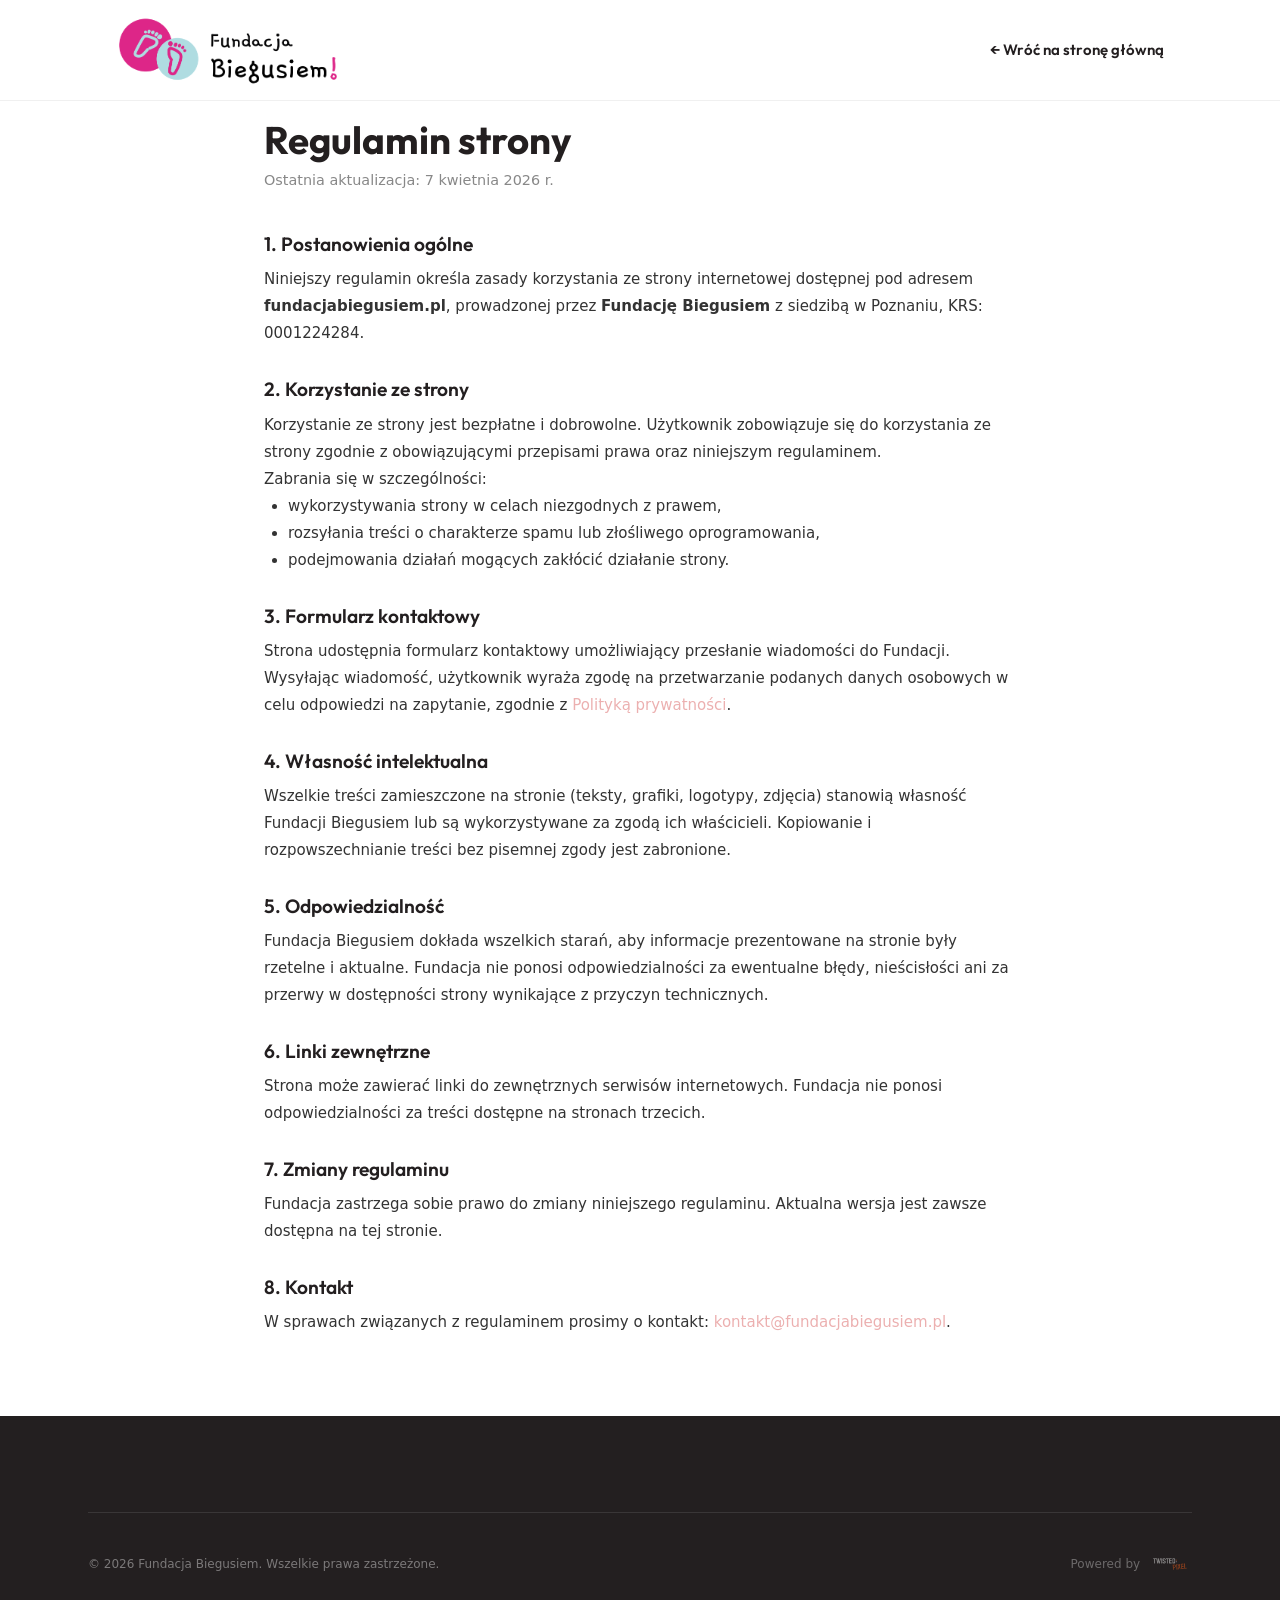
<file: regulamin.html>
<!DOCTYPE html>
<html lang="pl">
<head>
  <!-- Google Tag Manager -->
  <script>(function(w,d,s,l,i){w[l]=w[l]||[];w[l].push({'gtm.start':
  new Date().getTime(),event:'gtm.js'});var f=d.getElementsByTagName(s)[0],
  j=d.createElement(s),dl=l!='dataLayer'?'&l='+l:'';j.async=true;j.src=
  'https://www.googletagmanager.com/gtm.js?id='+i+dl;f.parentNode.insertBefore(j,f);
  })(window,document,'script','dataLayer','GTM-WH3L6V8V');</script>
  <!-- End Google Tag Manager -->
  <meta charset="UTF-8" />
  <meta name="viewport" content="width=device-width, initial-scale=1.0" />
  <meta name="description" content="Regulamin strony – Fundacja Biegusiem" />
  <title>Regulamin – Fundacja Biegusiem</title>
  <link rel="preconnect" href="https://fonts.googleapis.com" />
  <link rel="preconnect" href="https://fonts.gstatic.com" crossorigin />
  <link href="https://fonts.googleapis.com/css2?family=Outfit:wght@300;400;600;700&display=swap" rel="stylesheet" />
  <link rel="stylesheet" href="css/style.css" />
  <style>
    .legal {
      max-width: 800px;
      margin: 0 auto;
      padding: 120px 24px 80px;
    }
    .legal h1 {
      font-size: clamp(1.8rem, 4vw, 2.4rem);
      font-weight: 700;
      margin-bottom: 0.5rem;
    }
    .legal .legal__updated {
      color: var(--color-text-muted, #888);
      font-size: 0.9rem;
      margin-bottom: 2.5rem;
    }
    .legal h2 {
      font-size: 1.2rem;
      font-weight: 600;
      margin: 2rem 0 0.75rem;
    }
    .legal p, .legal li {
      line-height: 1.8;
      color: var(--color-text, #333);
    }
    .legal ul {
      padding-left: 1.5rem;
      margin-bottom: 1rem;
    }
    .legal a {
      color: var(--color-accent, #ECB0B0);
    }
  </style>
</head>
<body>
  <!-- Google Tag Manager (noscript) -->
  <noscript><iframe src="https://www.googletagmanager.com/ns.html?id=GTM-WH3L6V8V"
  height="0" width="0" style="display:none;visibility:hidden"></iframe></noscript>
  <!-- End Google Tag Manager (noscript) -->

  <header class="site-header" id="site-header" role="banner">
    <nav class="nav container" aria-label="Nawigacja główna">
      <a href="index.html" class="nav__logo" aria-label="Fundacja Biegusiem – strona główna">
        <img src="assets/img/logo-light.png" alt="Fundacja Biegusiem" class="nav__logo-img nav__logo-light" />
        <img src="assets/img/logo-dark.png" alt="Fundacja Biegusiem" class="nav__logo-img nav__logo-dark" />
      </a>
      <a href="index.html" class="btn btn--outline" style="margin-left:auto;">← Wróć na stronę główną</a>
    </nav>
  </header>

  <main id="main-content">
    <div class="legal">
      <h1>Regulamin strony</h1>
      <p class="legal__updated">Ostatnia aktualizacja: 7 kwietnia 2026 r.</p>

      <h2>1. Postanowienia ogólne</h2>
      <p>Niniejszy regulamin określa zasady korzystania ze strony internetowej dostępnej pod adresem <strong>fundacjabiegusiem.pl</strong>, prowadzonej przez <strong>Fundację Biegusiem</strong> z siedzibą w Poznaniu, KRS: 0001224284.</p>

      <h2>2. Korzystanie ze strony</h2>
      <p>Korzystanie ze strony jest bezpłatne i dobrowolne. Użytkownik zobowiązuje się do korzystania ze strony zgodnie z obowiązującymi przepisami prawa oraz niniejszym regulaminem.</p>
      <p>Zabrania się w szczególności:</p>
      <ul>
        <li>wykorzystywania strony w celach niezgodnych z prawem,</li>
        <li>rozsyłania treści o charakterze spamu lub złośliwego oprogramowania,</li>
        <li>podejmowania działań mogących zakłócić działanie strony.</li>
      </ul>

      <h2>3. Formularz kontaktowy</h2>
      <p>Strona udostępnia formularz kontaktowy umożliwiający przesłanie wiadomości do Fundacji. Wysyłając wiadomość, użytkownik wyraża zgodę na przetwarzanie podanych danych osobowych w celu odpowiedzi na zapytanie, zgodnie z <a href="polityka-prywatnosci.html">Polityką prywatności</a>.</p>

      <h2>4. Własność intelektualna</h2>
      <p>Wszelkie treści zamieszczone na stronie (teksty, grafiki, logotypy, zdjęcia) stanowią własność Fundacji Biegusiem lub są wykorzystywane za zgodą ich właścicieli. Kopiowanie i rozpowszechnianie treści bez pisemnej zgody jest zabronione.</p>

      <h2>5. Odpowiedzialność</h2>
      <p>Fundacja Biegusiem dokłada wszelkich starań, aby informacje prezentowane na stronie były rzetelne i aktualne. Fundacja nie ponosi odpowiedzialności za ewentualne błędy, nieścisłości ani za przerwy w dostępności strony wynikające z przyczyn technicznych.</p>

      <h2>6. Linki zewnętrzne</h2>
      <p>Strona może zawierać linki do zewnętrznych serwisów internetowych. Fundacja nie ponosi odpowiedzialności za treści dostępne na stronach trzecich.</p>

      <h2>7. Zmiany regulaminu</h2>
      <p>Fundacja zastrzega sobie prawo do zmiany niniejszego regulaminu. Aktualna wersja jest zawsze dostępna na tej stronie.</p>

      <h2>8. Kontakt</h2>
      <p>W sprawach związanych z regulaminem prosimy o kontakt: <a href="mailto:kontakt@fundacjabiegusiem.pl">kontakt@fundacjabiegusiem.pl</a>.</p>
    </div>
  </main>

  <footer class="footer">
    <div class="container">
      <div class="footer__bottom">
        <p>&copy; 2026 Fundacja Biegusiem. Wszelkie prawa zastrzeżone.</p>
        <a href="https://twistedpixel.pl/" target="_blank" rel="noopener" class="footer__powered">
          <span>Powered by</span>
          <img src="assets/img/logo-twisted-pixel.png" alt="Twisted Pixel" class="footer__powered-logo" />
        </a>
      </div>
    </div>
  </footer>
</body>
</html>
</file>
<file: css/style.css>
/* ================================================================
   FUNDACJA BIEGUSIEM — Główny arkusz stylów
   Projekt: Strona internetowa
   Wersja: 1.0
   Paleta, fonty i zasady projektowe zgodne z Pełną Księgą Znaku.
   ================================================================ */

/* ----------------------------------------------------------------
   1. ZMIENNE CSS — DESIGN TOKENS z Księgi Znaku
   ---------------------------------------------------------------- */
:root {
  /* --- Kolory marki (Sekcja 1.6 + 2.1 Księgi Znaku) --- */
  --color-blushed:       #ECB0B0;  /* dominanta różu */
  --color-prancing-pony: #DD2C88;  /* żywy róż / akcent */
  --color-soft-rose:     #F5E4E8;  /* jasny róż / tło */
  --color-beetroot:      #94255D;  /* ciemny róż */

  --color-fairy:         #B0DCE1;  /* dominanta błękitu */
  --color-mermaid:       #529997;  /* morski zieleń */
  --color-herbal-tea:    #CBE5DB;  /* jasna zieleń */
  --color-bravery:       #2B328A;  /* granat */

  --color-black:         #231F20;  /* tekst ciemny */
  --color-white:         #FFFFFF;
  --color-gray-subtle:   #F9F5F6;  /* bardzo jasne tło */
  --color-gray-text:     #6D6E71;  /* tekst pomocniczy */

  /* --- Fonty (Sekcja 3.1 + 3.2 Księgi Znaku) --- */
  --font-heading: 'Outfit', -apple-system, BlinkMacSystemFont, 'Segoe UI', sans-serif;
  --font-body:    'Ebrima', 'Segoe UI', system-ui, sans-serif;

  /* --- Typografia (Sekcja 3.1) --- */
  --size-h1: clamp(2.4rem, 5vw, 4.25rem);   /* ~68pt → rem */
  --size-h2: clamp(1.9rem, 3.5vw, 3rem);    /* ~48pt */
  --size-h3: clamp(1.4rem, 2.5vw, 2.3rem);  /* ~37pt */
  --size-h4: clamp(1.1rem, 2vw, 1.875rem);  /* ~30pt */
  --size-body-lg: 1.125rem;   /* 18pt */
  --size-body:    0.9375rem;  /* 15pt */
  --size-body-sm: 0.75rem;    /* 12pt */

  --line-height-heading: 1.05;
  --line-height-body:    1.5;   /* 150% */

  /* --- Spacing --- */
  --space-xs:  0.5rem;
  --space-sm:  1rem;
  --space-md:  1.5rem;
  --space-lg:  2.5rem;
  --space-xl:  4rem;
  --space-2xl: 6rem;
  --space-3xl: 8rem;

  /* --- Layout --- */
  --container-max:  1200px;
  --container-pad:  clamp(1rem, 5vw, 3rem);

  /* --- Radius --- */
  --radius-sm:   0.5rem;
  --radius-md:   1rem;
  --radius-lg:   1.5rem;
  --radius-xl:   2rem;
  --radius-full: 9999px;

  /* --- Shadows --- */
  --shadow-sm:  0 2px 8px rgba(0,0,0,.06);
  --shadow-md:  0 8px 24px rgba(0,0,0,.09);
  --shadow-lg:  0 16px 48px rgba(0,0,0,.12);

  /* --- Transitions --- */
  --ease-bounce:   cubic-bezier(.34, 1.56, .64, 1);
  --ease-smooth:   cubic-bezier(.25, .46, .45, .94);
  --dur-fast:   180ms;
  --dur-normal: 300ms;
  --dur-slow:   500ms;
}


/* ----------------------------------------------------------------
   2. RESET & BASE
   ---------------------------------------------------------------- */
*, *::before, *::after {
  box-sizing: border-box;
  margin: 0;
  padding: 0;
}

html {
  scroll-behavior: smooth;
  scroll-padding-top: 100px;
  -webkit-text-size-adjust: 100%;
}

body {
  font-family: var(--font-body);
  font-size: var(--size-body);
  line-height: var(--line-height-body);
  color: var(--color-black);
  background-color: var(--color-white);
  overflow-x: hidden;
  -webkit-font-smoothing: antialiased;
}

img, svg { display: block; max-width: 100%; }

a {
  color: inherit;
  text-decoration: none;
}

ul[role="list"], ol[role="list"] { list-style: none; }

button { cursor: pointer; border: none; background: none; font: inherit; }


/* ----------------------------------------------------------------
   3. LAYOUT
   ---------------------------------------------------------------- */
.container {
  width: 100%;
  max-width: var(--container-max);
  margin-inline: auto;
  padding-inline: var(--container-pad);
}

.section {
  padding-block: var(--space-3xl);
}


/* ----------------------------------------------------------------
   4. TYPOGRAFIA
   ---------------------------------------------------------------- */
h1, h2, h3, h4, h5, h6 {
  font-family: var(--font-heading);
  font-weight: 600;
  line-height: var(--line-height-heading);
  color: var(--color-black);
}

/* Section helpers */
.section__tag {
  display: inline-block;
  font-family: var(--font-heading);
  font-size: 0.8rem;
  font-weight: 600;
  letter-spacing: 0.12em;
  text-transform: uppercase;
  color: var(--color-prancing-pony);
  margin-bottom: var(--space-sm);
}

.section__tag--light  { color: var(--color-blushed); }
.section__tag--dark   { color: var(--color-blushed); }

.section__heading {
  font-size: var(--size-h2);
  margin-bottom: var(--space-md);
}

.section__heading--light { color: var(--color-white); }
.section__heading--dark  { color: var(--color-black); }

.section__lead {
  font-size: var(--size-body-lg);
  color: var(--color-gray-text);
  max-width: 56ch;
  line-height: var(--line-height-body);
}

.section__header {
  margin-bottom: var(--space-2xl);
}

.section__header--center {
  text-align: center;
}

.section__header--center .section__lead {
  margin-inline: auto;
}

.section__header--split {
  display: flex;
  align-items: flex-end;
  justify-content: space-between;
  gap: var(--space-md);
  flex-wrap: wrap;
}


/* ----------------------------------------------------------------
   5. BUTTONS
   ---------------------------------------------------------------- */
.btn {
  display: inline-flex;
  align-items: center;
  gap: 0.5rem;
  font-family: var(--font-heading);
  font-size: 0.9375rem;
  font-weight: 600;
  padding: 0.75rem 1.75rem;
  border-radius: var(--radius-full);
  transition: transform var(--dur-fast) var(--ease-bounce),
              box-shadow var(--dur-fast) var(--ease-smooth),
              background var(--dur-fast) var(--ease-smooth);
  white-space: nowrap;
}

.btn:hover  { transform: translateY(-2px); }
.btn:active { transform: translateY(0); }

/* Primary — różowy */
.btn--primary {
  background: var(--color-prancing-pony);
  color: var(--color-white);
  box-shadow: 0 4px 16px rgba(221, 44, 136, 0.35);
}

.btn--primary:hover {
  background: var(--color-beetroot);
  box-shadow: 0 8px 24px rgba(221, 44, 136, 0.45);
}

/* Ghost — przezroczysty */
.btn--ghost {
  background: transparent;
  color: var(--color-black);
  border: 2px solid rgba(0,0,0,.15);
}

.btn--ghost:hover {
  border-color: var(--color-prancing-pony);
  color: var(--color-prancing-pony);
}

/* Outline dark */
.btn--outline-dark {
  background: transparent;
  color: var(--color-bravery);
  border: 2px solid var(--color-bravery);
}

.btn--outline-dark:hover {
  background: var(--color-bravery);
  color: var(--color-white);
}

.btn--sm {
  font-size: 0.8125rem;
  padding: 0.5rem 1.25rem;
}

.btn--full { width: 100%; justify-content: center; }


/* ----------------------------------------------------------------
   6. HEADER / NAV
   ---------------------------------------------------------------- */
.site-header {
  position: fixed;
  top: 0; left: 0; right: 0;
  z-index: 1000;
  border-bottom: 1px solid rgba(0,0,0,.06);
  transition: box-shadow var(--dur-normal) var(--ease-smooth);
}

/* backdrop-filter na ::before żeby nie tworzyć containing block dla fixed dzieci */
.site-header::before {
  content: '';
  position: absolute;
  inset: 0;
  background: rgba(255, 255, 255, 0.92);
  backdrop-filter: blur(12px);
  -webkit-backdrop-filter: blur(12px);
  z-index: -1;
}

.site-header.is-scrolled {
  box-shadow: var(--shadow-sm);
}

.nav {
  display: flex;
  align-items: center;
  justify-content: space-between;
  height: 100px;
  gap: var(--space-md);
}

.nav__logo-img {
  width: 280px;
  height: 280px;
  object-fit: contain;
  display: block;
  /* Obraz 11812×11812 z logo w centrum — clip przez overflow:hidden */
  transform: translateY(-95px);
  flex-shrink: 0;
  transition: opacity var(--dur-fast);
}

.nav__logo {
  overflow: hidden;
  height: 88px;
  width: 280px;
  display: flex;
  align-items: flex-start;
  flex-shrink: 0;
}

.nav__logo:hover .nav__logo-img { opacity: 0.85; }

.nav__menu {
  display: flex;
  align-items: center;
  gap: 0.25rem;
  list-style: none;
}

.nav__link {
  font-family: var(--font-heading);
  font-size: 0.875rem;
  font-weight: 400;
  padding: 0.4rem 0.75rem;
  border-radius: var(--radius-full);
  color: var(--color-black);
  transition: color var(--dur-fast), background var(--dur-fast);
}

.nav__link:hover {
  color: var(--color-prancing-pony);
  background: var(--color-soft-rose);
}

.nav__link--cta {
  font-weight: 600;
  background: var(--color-soft-rose);
  color: var(--color-prancing-pony);
  margin-left: 0.5rem;
}

.nav__link--cta:hover {
  background: var(--color-prancing-pony);
  color: var(--color-white);
}

/* Hamburger */
.nav__toggle {
  display: none;
  flex-direction: column;
  gap: 5px;
  padding: 8px;
  border-radius: var(--radius-sm);
  z-index: 901;
}

.nav__toggle-bar {
  display: block;
  width: 24px;
  height: 2px;
  background: var(--color-black);
  border-radius: 2px;
  transition: transform var(--dur-normal) var(--ease-smooth),
              opacity var(--dur-normal) var(--ease-smooth);
}

.nav__toggle[aria-expanded="true"] .nav__toggle-bar:nth-child(1) {
  transform: translateY(7px) rotate(45deg);
}
.nav__toggle[aria-expanded="true"] .nav__toggle-bar:nth-child(2) {
  opacity: 0;
  transform: scaleX(0);
}
.nav__toggle[aria-expanded="true"] .nav__toggle-bar:nth-child(3) {
  transform: translateY(-7px) rotate(-45deg);
}


/* ----------------------------------------------------------------
   7. HERO
   ---------------------------------------------------------------- */
.hero {
  min-height: 100svh;
  display: flex;
  align-items: center;
  position: relative;
  background: var(--color-white);
  overflow: hidden;
  padding-top: 100px; /* header height */
}

/* Decorative background circles (inspired by brand sygnet) */
.hero__bg-circles { position: absolute; inset: 0; pointer-events: none; }

.hero__circle {
  position: absolute;
  border-radius: 50%;
  opacity: 0.45;
  filter: blur(1px);
}

.hero__circle--pink {
  width: min(680px, 60vw);
  height: min(680px, 60vw);
  background: radial-gradient(circle at 40% 40%, var(--color-soft-rose), var(--color-blushed));
  top: -10%;
  right: -8%;
  animation: floatCircle 8s ease-in-out infinite alternate;
}

.hero__circle--blue {
  width: min(440px, 40vw);
  height: min(440px, 40vw);
  background: radial-gradient(circle at 60% 40%, var(--color-fairy), var(--color-herbal-tea));
  bottom: 5%;
  right: 15%;
  animation: floatCircle 10s ease-in-out infinite alternate-reverse;
}

.hero__circle--sm-pink {
  width: min(200px, 20vw);
  height: min(200px, 20vw);
  background: var(--color-blushed);
  top: 20%;
  left: 5%;
  animation: floatCircle 6s ease-in-out infinite alternate;
  opacity: 0.25;
}

.hero__circle--sm-blue {
  width: min(120px, 14vw);
  height: min(120px, 14vw);
  background: var(--color-fairy);
  bottom: 15%;
  left: 25%;
  animation: floatCircle 7s ease-in-out infinite alternate-reverse;
  opacity: 0.3;
}

@keyframes floatCircle {
  from { transform: translate(0, 0) scale(1); }
  to   { transform: translate(20px, -20px) scale(1.04); }
}

/* Hero content */
.hero__content {
  display: grid;
  grid-template-columns: 1fr 1fr;
  gap: var(--space-xl);
  align-items: center;
  position: relative;
  z-index: 1;
  padding-block: var(--space-2xl);
}

.hero__eyebrow {
  font-family: var(--font-heading);
  font-size: 0.875rem;
  font-weight: 600;
  letter-spacing: 0.1em;
  text-transform: uppercase;
  color: var(--color-mermaid);
  margin-bottom: var(--space-sm);
}

.hero__heading {
  font-size: var(--size-h1);
  font-weight: 600;
  line-height: 1.0;
  color: var(--color-black);
  margin-bottom: var(--space-md);
}

.hero__heading-em {
  font-style: normal;
  color: var(--color-prancing-pony);
  position: relative;
}

.hero__lead {
  font-size: var(--size-body-lg);
  color: var(--color-gray-text);
  max-width: 48ch;
  margin-bottom: var(--space-lg);
  line-height: 1.6;
}

.hero__actions {
  display: flex;
  flex-wrap: wrap;
  gap: var(--space-sm);
}

/* Hero visual */
.hero__visual {
  display: flex;
  justify-content: center;
  align-items: center;
}

.hero__logos {
  display: flex;
  flex-direction: column;
  align-items: center;
  gap: var(--space-md);
  animation: heroLogoEntrance 0.8s var(--ease-bounce) 0.3s both;
}

.hero__logo-img {
  width: min(260px, 75%);
  height: auto;
  filter: drop-shadow(0 16px 32px rgba(221, 44, 136, .18));
}

.hero__logos-divider {
  width: 48px;
  height: 2px;
  border-radius: 2px;
  background: linear-gradient(to right, var(--color-prancing-pony), var(--color-fairy));
  opacity: 0.5;
}

.hero__partner-link {
  display: flex;
  flex-direction: column;
  align-items: center;
  gap: 0.4rem;
  text-decoration: none;
  transition: transform var(--dur-normal) var(--ease-bounce),
              filter var(--dur-normal);
}

.hero__partner-link:hover {
  transform: translateY(-4px);
  filter: brightness(1.05);
}

.hero__partner-label {
  font-family: var(--font-heading);
  font-size: 0.7rem;
  font-weight: 600;
  letter-spacing: 0.12em;
  text-transform: uppercase;
  color: var(--color-gray-text);
}

.hero__partner-img {
  width: min(220px, 65%);
  height: auto;
  filter: drop-shadow(0 8px 20px rgba(0,0,0,.1));
}

@keyframes heroLogoEntrance {
  from { opacity: 0; transform: translateY(30px) scale(0.9); }
  to   { opacity: 1; transform: translateY(0) scale(1); }
}

/* Scroll indicator */
.hero__scroll {
  position: absolute;
  bottom: 2rem;
  left: 50%;
  transform: translateX(-50%);
  display: flex;
  flex-direction: column;
  align-items: center;
}

.hero__scroll-line {
  width: 1px;
  height: 48px;
  background: linear-gradient(to bottom, var(--color-prancing-pony), transparent);
  animation: scrollPulse 2s ease-in-out infinite;
}

@keyframes scrollPulse {
  0%, 100% { opacity: 0.3; transform: scaleY(1); }
  50%       { opacity: 1; transform: scaleY(1.1); }
}


/* ----------------------------------------------------------------
   8. O NAS
   ---------------------------------------------------------------- */
.o-nas {
  background: var(--color-gray-subtle);
}

.o-nas__grid {
  display: grid;
  grid-template-columns: repeat(auto-fit, minmax(280px, 1fr));
  gap: var(--space-lg);
}

.o-nas__card {
  background: var(--color-white);
  border-radius: var(--radius-xl);
  padding: var(--space-lg);
  box-shadow: var(--shadow-sm);
  transition: transform var(--dur-normal) var(--ease-bounce),
              box-shadow var(--dur-normal) var(--ease-smooth);
}

.o-nas__card:hover {
  transform: translateY(-6px);
  box-shadow: var(--shadow-md);
}

.o-nas__card-icon {
  width: 64px;
  height: 64px;
  border-radius: var(--radius-lg);
  background: var(--color-soft-rose);
  color: var(--color-prancing-pony);
  display: flex;
  align-items: center;
  justify-content: center;
  margin-bottom: var(--space-md);
  transition: background var(--dur-normal);
}

.o-nas__card:hover .o-nas__card-icon {
  background: var(--color-prancing-pony);
  color: var(--color-white);
}

.o-nas__card-title {
  font-size: var(--size-h4);
  margin-bottom: var(--space-sm);
}

.o-nas__card-text {
  color: var(--color-gray-text);
  line-height: var(--line-height-body);
}


/* ----------------------------------------------------------------
   9. MISJA
   ---------------------------------------------------------------- */
.misja {
  background: var(--color-white);
}

.misja__layout {
  display: grid;
  grid-template-columns: 1fr 1fr;
  gap: var(--space-2xl);
  align-items: center;
}

.misja__text {
  color: var(--color-gray-text);
  font-size: var(--size-body-lg);
  margin-bottom: var(--space-md);
  line-height: 1.65;
}

.misja__text strong { color: var(--color-black); }

/* Feature list (zastepuje blob z tagami) */
.misja__features {
  display: flex;
  flex-direction: column;
  gap: 0.6rem;
  padding: 1.5rem;
  background: linear-gradient(135deg, var(--color-soft-rose) 0%, #EBF7F8 100%);
  border-radius: var(--radius-xl);
}

.misja__feature {
  background: var(--color-white);
  padding: 0.75rem 1.1rem;
  border-radius: var(--radius-md);
  font-family: var(--font-heading);
  font-size: 0.9rem;
  font-weight: 600;
  box-shadow: 0 2px 8px rgba(0,0,0,0.05);
  line-height: 1.4;
}


/* ----------------------------------------------------------------
   10. DZIAŁANIA
   ---------------------------------------------------------------- */
.dzialania {
  background: var(--color-gray-subtle);
}

.dzialania__grid {
  display: grid;
  grid-template-columns: repeat(auto-fit, minmax(300px, 1fr));
  gap: var(--space-md);
}

.dzialania__item {
  position: relative;
  border-radius: var(--radius-xl);
  padding: var(--space-lg);
  overflow: hidden;
  background: var(--color-white);
  box-shadow: var(--shadow-sm);
  transition: transform var(--dur-normal) var(--ease-bounce),
              box-shadow var(--dur-normal) var(--ease-smooth);
}

.dzialania__item:hover {
  transform: translateY(-4px);
  box-shadow: var(--shadow-md);
}

.dzialania__item-bg {
  position: absolute;
  inset: 0;
  opacity: 0.07;
  transition: opacity var(--dur-normal);
}

.dzialania__item:hover .dzialania__item-bg { opacity: 0.14; }

.dzialania__item-bg--pink   { background: var(--color-prancing-pony); }
.dzialania__item-bg--blue   { background: var(--color-fairy); }
.dzialania__item-bg--teal   { background: var(--color-mermaid); }
.dzialania__item-bg--navy   { background: var(--color-bravery); }
.dzialania__item-bg--rose   { background: var(--color-blushed); }
.dzialania__item-bg--green  { background: var(--color-herbal-tea); }

.dzialania__item-content {
  position: relative;
  z-index: 1;
}

.dzialania__item-emoji {
  font-size: 2.25rem;
  display: block;
  margin-bottom: var(--space-sm);
  line-height: 1;
}

.dzialania__item-title {
  font-size: var(--size-h4);
  margin-bottom: var(--space-xs);
}

.dzialania__item-text {
  color: var(--color-gray-text);
  line-height: var(--line-height-body);
}


/* ----------------------------------------------------------------
   11. LICZBY (IMPACT)
   ---------------------------------------------------------------- */
.liczby {
  background: linear-gradient(135deg, var(--color-prancing-pony) 0%, var(--color-beetroot) 100%);
  position: relative;
  overflow: hidden;
}

.liczby::before {
  content: '';
  position: absolute;
  inset: 0;
  background:
    radial-gradient(circle at 20% 50%, rgba(176,220,225,.2) 0%, transparent 50%),
    radial-gradient(circle at 80% 20%, rgba(255,255,255,.08) 0%, transparent 40%);
}

.liczby .section__tag--light { color: rgba(255,255,255,0.75); }
.liczby .section__heading--light { margin-bottom: var(--space-2xl); }

.liczby__grid {
  display: grid;
  grid-template-columns: repeat(auto-fit, minmax(200px, 1fr));
  gap: var(--space-lg);
  position: relative;
  z-index: 1;
}

.liczby__item {
  text-align: center;
  padding: var(--space-lg);
  background: rgba(255,255,255,.1);
  border-radius: var(--radius-xl);
  border: 1px solid rgba(255,255,255,.2);
  backdrop-filter: blur(8px);
  transition: background var(--dur-normal), transform var(--dur-normal) var(--ease-bounce);
}

.liczby__item:hover {
  background: rgba(255,255,255,.18);
  transform: translateY(-4px);
}

.liczby__number {
  display: block;
  font-family: var(--font-heading);
  font-size: clamp(2.5rem, 5vw, 3.5rem);
  font-weight: 700;
  color: var(--color-white);
  line-height: 1;
  margin-bottom: var(--space-xs);
}

.liczby__label {
  font-size: var(--size-body);
  color: rgba(255,255,255,0.8);
  line-height: 1.3;
}


/* ----------------------------------------------------------------
   12. AKTUALNOŚCI
   ---------------------------------------------------------------- */
.aktualnosci {
  background: var(--color-white);
}

.aktualnosci__grid {
  display: grid;
  grid-template-columns: repeat(auto-fit, minmax(300px, 1fr));
  gap: var(--space-lg);
}

.news-card {
  display: flex;
  flex-direction: column;
  gap: var(--space-md);
  background: var(--color-gray-subtle);
  border-radius: var(--radius-xl);
  padding: var(--space-lg);
  border: 1px solid transparent;
  transition: border-color var(--dur-normal),
              box-shadow var(--dur-normal),
              transform var(--dur-normal) var(--ease-bounce);
}

.news-card:hover {
  border-color: var(--color-blushed);
  box-shadow: var(--shadow-md);
  transform: translateY(-4px);
}

.news-card__date-badge {
  display: inline-flex;
  flex-direction: column;
  align-items: center;
  justify-content: center;
  width: 56px;
  height: 56px;
  border-radius: var(--radius-md);
  background: var(--color-prancing-pony);
  color: var(--color-white);
  font-family: var(--font-heading);
  font-weight: 600;
  flex-shrink: 0;
}

.news-card__date-badge--blue { background: var(--color-bravery); }
.news-card__date-badge--teal { background: var(--color-mermaid); }

.news-card__day {
  font-size: 1.25rem;
  line-height: 1;
}

.news-card__month {
  font-size: 0.65rem;
  text-transform: uppercase;
  letter-spacing: 0.05em;
  opacity: 0.85;
}

.news-card__body { flex: 1; }

.news-card__tag {
  display: inline-block;
  font-family: var(--font-heading);
  font-size: 0.7rem;
  font-weight: 600;
  letter-spacing: 0.08em;
  text-transform: uppercase;
  color: var(--color-prancing-pony);
  background: var(--color-soft-rose);
  padding: 0.2rem 0.6rem;
  border-radius: var(--radius-full);
  margin-bottom: var(--space-xs);
}

.news-card__tag--blue { color: var(--color-bravery); background: rgba(43,50,138,.1); }
.news-card__tag--teal { color: var(--color-mermaid); background: var(--color-herbal-tea); }

.news-card__title {
  font-size: 1.0625rem;
  font-weight: 600;
  margin-bottom: var(--space-xs);
  line-height: 1.35;
}

.news-card__title a:hover { color: var(--color-prancing-pony); }

.news-card__excerpt {
  font-size: var(--size-body);
  color: var(--color-gray-text);
  line-height: var(--line-height-body);
  margin-bottom: var(--space-sm);
}

.news-card__link {
  display: inline-flex;
  align-items: center;
  gap: 0.3rem;
  font-family: var(--font-heading);
  font-size: 0.875rem;
  font-weight: 600;
  color: var(--color-prancing-pony);
  transition: gap var(--dur-fast);
}

.news-card__link:hover { gap: 0.5rem; }


/* ----------------------------------------------------------------
   13. WESPRZYJ NAS (DONATION CTA)
   ---------------------------------------------------------------- */
.wesprzej {
  background: var(--color-soft-rose);
  position: relative;
  overflow: hidden;
}

.wesprzej::before {
  content: '';
  position: absolute;
  width: 500px;
  height: 500px;
  border-radius: 50%;
  background: var(--color-blushed);
  opacity: 0.35;
  top: -200px;
  left: -100px;
  filter: blur(2px);
}

.wesprzej::after {
  content: '';
  position: absolute;
  width: 300px;
  height: 300px;
  border-radius: 50%;
  background: var(--color-fairy);
  opacity: 0.25;
  bottom: -100px;
  right: 10%;
  filter: blur(1px);
}

.wesprzej__layout {
  display: grid;
  grid-template-columns: 1fr 1fr;
  gap: var(--space-2xl);
  align-items: start;
  position: relative;
  z-index: 1;
}

.wesprzej__text {
  font-size: var(--size-body-lg);
  color: var(--color-gray-text);
  margin-bottom: var(--space-lg);
  line-height: 1.65;
}

.wesprzej__amounts {
  display: flex;
  flex-wrap: wrap;
  gap: var(--space-xs);
  margin-bottom: var(--space-lg);
}

.amount-btn {
  font-family: var(--font-heading);
  font-size: 0.9375rem;
  font-weight: 600;
  padding: 0.6rem 1.25rem;
  border-radius: var(--radius-full);
  border: 2px solid var(--color-blushed);
  background: var(--color-white);
  color: var(--color-beetroot);
  transition: all var(--dur-fast) var(--ease-bounce);
}

.amount-btn:hover,
.amount-btn--active {
  background: var(--color-prancing-pony);
  border-color: var(--color-prancing-pony);
  color: var(--color-white);
  transform: translateY(-2px);
  box-shadow: 0 4px 12px rgba(221,44,136,.3);
}

.wesprzej__actions {
  display: flex;
  flex-wrap: wrap;
  gap: var(--space-sm);
  margin-bottom: var(--space-md);
}

.wesprzej__note {
  font-size: var(--size-body-sm);
  color: var(--color-gray-text);
}

/* Reasons panel */
.wesprzej__reasons {
  background: var(--color-white);
  border-radius: var(--radius-xl);
  padding: var(--space-lg);
  box-shadow: var(--shadow-md);
}

.wesprzej__reasons-title {
  font-size: 1.0625rem;
  font-weight: 600;
  margin-bottom: var(--space-md);
  color: var(--color-black);
}

.wesprzej__reason {
  display: flex;
  align-items: flex-start;
  gap: var(--space-sm);
  padding: var(--space-sm) 0;
  font-size: var(--size-body);
  color: var(--color-gray-text);
  line-height: 1.5;
}

.wesprzej__reason:not(:last-child) {
  border-bottom: 1px solid var(--color-soft-rose);
}

.wesprzej__reason strong { color: var(--color-black); }

.wesprzej__reason-icon {
  flex-shrink: 0;
  width: 44px;
  height: 44px;
  border-radius: var(--radius-sm);
  background: var(--color-soft-rose);
  color: var(--color-prancing-pony);
  display: flex;
  align-items: center;
  justify-content: center;
  font-family: var(--font-heading);
  font-size: 0.7rem;
  font-weight: 700;
}

.wesprzej__reason-icon--blue { background: rgba(43,50,138,.1); color: var(--color-bravery); }
.wesprzej__reason-icon--teal { background: var(--color-herbal-tea); color: var(--color-mermaid); }
.wesprzej__reason-icon--navy { background: var(--color-bravery); color: var(--color-white); font-size: 1.1rem; }


/* ----------------------------------------------------------------
   14. KONTAKT
   ---------------------------------------------------------------- */
.kontakt {
  background: var(--color-gray-subtle);
}

.kontakt__layout {
  display: grid;
  grid-template-columns: 1.2fr 1fr;
  gap: var(--space-2xl);
  align-items: start;
}

/* Formularz */
.kontakt__form { display: flex; flex-direction: column; gap: var(--space-md); }

.form-group { display: flex; flex-direction: column; gap: 0.4rem; }

.form-label {
  font-family: var(--font-heading);
  font-size: 0.875rem;
  font-weight: 600;
  color: var(--color-black);
}

.form-input {
  font-family: var(--font-body);
  font-size: var(--size-body);
  color: var(--color-black);
  background: var(--color-white);
  border: 1.5px solid rgba(0,0,0,.12);
  border-radius: var(--radius-md);
  padding: 0.75rem 1rem;
  transition: border-color var(--dur-fast), box-shadow var(--dur-fast);
  width: 100%;
  outline: none;
}

.form-input:focus {
  border-color: var(--color-prancing-pony);
  box-shadow: 0 0 0 3px rgba(221, 44, 136, .12);
}

.form-input::placeholder { color: var(--color-gray-text); opacity: 0.7; }

.form-select { appearance: none; -webkit-appearance: none; cursor: pointer; }

.form-textarea { resize: vertical; min-height: 130px; }

/* Info kontaktowe */
.kontakt__info {
  display: flex;
  flex-direction: column;
  gap: var(--space-lg);
  font-style: normal;
}

.kontakt__detail {
  display: flex;
  align-items: flex-start;
  gap: var(--space-sm);
}

.kontakt__detail-icon {
  flex-shrink: 0;
  width: 48px;
  height: 48px;
  border-radius: var(--radius-md);
  background: var(--color-soft-rose);
  color: var(--color-prancing-pony);
  display: flex;
  align-items: center;
  justify-content: center;
}

.kontakt__detail > div {
  display: flex;
  flex-direction: column;
  gap: 0.2rem;
}

.kontakt__detail strong {
  font-family: var(--font-heading);
  font-size: 0.8125rem;
  font-weight: 600;
  letter-spacing: 0.06em;
  text-transform: uppercase;
  color: var(--color-gray-text);
}

.kontakt__detail a {
  font-size: var(--size-body-lg);
  color: var(--color-prancing-pony);
  font-weight: 600;
  transition: color var(--dur-fast);
}
.kontakt__detail a:hover { color: var(--color-beetroot); }

.kontakt__detail span {
  font-size: var(--size-body-lg);
  color: var(--color-black);
}

/* Social */
.kontakt__social {
  display: flex;
  flex-direction: column;
  gap: var(--space-sm);
}

.kontakt__social strong {
  font-family: var(--font-heading);
  font-size: 0.8125rem;
  font-weight: 600;
  letter-spacing: 0.06em;
  text-transform: uppercase;
  color: var(--color-gray-text);
}

.kontakt__social-links {
  display: flex;
  gap: var(--space-sm);
  flex-wrap: wrap;
}

.social-btn {
  display: inline-flex;
  align-items: center;
  gap: 0.4rem;
  font-family: var(--font-heading);
  font-size: 0.875rem;
  font-weight: 600;
  padding: 0.55rem 1.1rem;
  border-radius: var(--radius-full);
  background: var(--color-white);
  color: var(--color-black);
  border: 1.5px solid rgba(0,0,0,.12);
  transition: all var(--dur-fast) var(--ease-bounce);
}

.social-btn:hover {
  background: var(--color-prancing-pony);
  color: var(--color-white);
  border-color: var(--color-prancing-pony);
  transform: translateY(-2px);
}


/* ----------------------------------------------------------------
   15. FOOTER
   ---------------------------------------------------------------- */
.footer {
  background: var(--color-black);
  color: var(--color-white);
  padding-block: var(--space-2xl) var(--space-lg);
}

.footer__top {
  display: grid;
  grid-template-columns: 1fr 2fr;
  gap: var(--space-2xl);
  margin-bottom: var(--space-xl);
}

.footer__logo {
  height: 40px;
  width: auto;
  margin-bottom: var(--space-sm);
}

.footer__tagline {
  font-family: var(--font-heading);
  font-size: 1rem;
  font-weight: 600;
  color: var(--color-blushed);
  margin-bottom: var(--space-xs);
}

.footer__krs {
  font-size: var(--size-body-sm);
  color: rgba(255,255,255,.4);
}

.footer__nav {
  display: grid;
  grid-template-columns: repeat(3, 1fr);
  gap: var(--space-lg);
}

.footer__col-title {
  font-family: var(--font-heading);
  font-size: 0.8125rem;
  font-weight: 600;
  letter-spacing: 0.08em;
  text-transform: uppercase;
  color: rgba(255,255,255,.5);
  margin-bottom: var(--space-sm);
}

.footer__col ul { display: flex; flex-direction: column; gap: 0.5rem; }

.footer__col a {
  font-size: var(--size-body);
  color: rgba(255,255,255,.7);
  transition: color var(--dur-fast);
}

.footer__col a:hover { color: var(--color-blushed); }

.footer__bottom {
  padding-top: var(--space-lg);
  border-top: 1px solid rgba(255,255,255,.1);
  display: flex;
  justify-content: space-between;
  flex-wrap: wrap;
  gap: var(--space-sm);
  font-size: var(--size-body-sm);
  color: rgba(255,255,255,.4);
}


/* ----------------------------------------------------------------
   16. SCROLL TO TOP
   ---------------------------------------------------------------- */
.scroll-top {
  position: fixed;
  bottom: 1.5rem;
  right: 1.5rem;
  z-index: 800;
  width: 44px;
  height: 44px;
  border-radius: 50%;
  background: var(--color-prancing-pony);
  color: var(--color-white);
  display: flex;
  align-items: center;
  justify-content: center;
  box-shadow: 0 4px 16px rgba(221, 44, 136, .4);
  transition: opacity var(--dur-normal),
              transform var(--dur-normal) var(--ease-bounce);
  opacity: 0;
  pointer-events: none;
}

.scroll-top:not([hidden]) {
  opacity: 1;
  pointer-events: auto;
}

.scroll-top:hover {
  transform: translateY(-4px);
  box-shadow: 0 8px 24px rgba(221, 44, 136, .5);
}


/* ----------------------------------------------------------------
   17. ANIMACJE REVEAL (scroll-driven)
   ---------------------------------------------------------------- */
.reveal {
  opacity: 0;
  transform: translateY(28px);
  transition: opacity 0.6s var(--ease-smooth),
              transform 0.6s var(--ease-smooth);
}

.reveal.is-visible {
  opacity: 1;
  transform: translateY(0);
}

/* Staggered reveal dla dzieci gridu */
.o-nas__grid .reveal:nth-child(2) { transition-delay: 0.1s; }
.o-nas__grid .reveal:nth-child(3) { transition-delay: 0.2s; }

.dzialania__grid .reveal:nth-child(2) { transition-delay: 0.05s; }
.dzialania__grid .reveal:nth-child(3) { transition-delay: 0.1s; }
.dzialania__grid .reveal:nth-child(4) { transition-delay: 0.15s; }
.dzialania__grid .reveal:nth-child(5) { transition-delay: 0.2s; }
.dzialania__grid .reveal:nth-child(6) { transition-delay: 0.25s; }

.liczby__grid .reveal:nth-child(2) { transition-delay: 0.1s; }
.liczby__grid .reveal:nth-child(3) { transition-delay: 0.2s; }
.liczby__grid .reveal:nth-child(4) { transition-delay: 0.3s; }

.aktualnosci__grid .reveal:nth-child(2) { transition-delay: 0.1s; }
.aktualnosci__grid .reveal:nth-child(3) { transition-delay: 0.2s; }


/* ----------------------------------------------------------------
   18. RESPONSYWNOŚĆ
   ---------------------------------------------------------------- */

/* --- Tablet --- */
@media (max-width: 900px) {

  .section { padding-block: calc(var(--space-3xl) * 0.75); }

  /* Nav */
  .nav__toggle { display: flex; }

  /*
   * JS przenosi nav__menu do <body> na mobile.
   * Wszystkie trzy elementy w root stacking context:
   *   site-header : 1000
   *   nav__backdrop: 999  (pod headerem i menu)
   *   nav__menu   : 1010  (nad wszystkim)
   */
  .nav__menu {
    position: fixed;
    top: 100px;
    left: 0;
    right: 0;
    max-height: calc(100dvh - 100px);
    flex-direction: column;
    align-items: stretch;
    gap: 0;
    background: #ffffff;
    padding: 0.5rem 1.5rem 2rem;
    box-shadow: 0 8px 32px rgba(0,0,0,.18);
    overflow-y: auto;
    -webkit-overflow-scrolling: touch;
    z-index: 1010;
    /* stan ukryty */
    opacity: 0;
    pointer-events: none;
    transform: translateY(-6px);
    transition: opacity 220ms ease, transform 220ms ease;
  }

  .nav__menu.is-open {
    opacity: 1;
    pointer-events: auto;
    transform: translateY(0);
  }

  /* Backdrop: 999 — pod site-headerem (1000) i menu (1010) */
  .nav__backdrop {
    position: fixed;
    inset: 0;
    background: rgba(0,0,0,0.45);
    z-index: 999;
    opacity: 0;
    pointer-events: none;
    transition: opacity 250ms ease;
    cursor: pointer;
    touch-action: manipulation;
    -webkit-tap-highlight-color: transparent;
  }
  .nav__backdrop.is-visible {
    opacity: 1;
    pointer-events: auto;
  }

  .nav__link {
    padding: 0.9rem 1rem;
    border-radius: var(--radius-md);
    font-size: 1rem;
    border-bottom: 1px solid rgba(0,0,0,.05);
    display: block;
  }

  .nav__link--cta { margin: 0.75rem 0 0; text-align: center; }

  /* Hero */
  .hero__content {
    grid-template-columns: 1fr;
    text-align: center;
    padding-block: var(--space-xl);
  }

  .hero__lead { margin-inline: auto; }
  .hero__actions { justify-content: center; }

  .hero__visual {
    order: -1;
    margin-bottom: var(--space-md);
  }

  .hero__logo-img { width: min(240px, 60%); }

  /* Misja */
  .misja__layout { grid-template-columns: 1fr; }

  .misja__visual {
    order: -1;
    min-height: 280px;
  }

  /* Wesprzyj */
  .wesprzej__layout { grid-template-columns: 1fr; }

  /* Kontakt */
  .kontakt__layout { grid-template-columns: 1fr; }

  /* Footer */
  .footer__top { grid-template-columns: 1fr; }
  .footer__nav { grid-template-columns: repeat(2, 1fr); }
}

/* --- Mobile --- */
@media (max-width: 600px) {

  :root { --container-pad: 1.25rem; }

  .section { padding-block: var(--space-2xl); }

  /* Nav logo — mniejszy na mobile */
  .nav__logo {
    width: 180px;
    height: 72px;
  }
  .nav__logo-img {
    width: 180px;
    height: 180px;
    transform: translateY(-60px);
  }

  /* Hero */
  .hero {
    min-height: auto;
    padding-bottom: var(--space-xl);
  }

  .hero__content {
    gap: var(--space-lg);
    padding-block: var(--space-lg);
  }

  .hero__heading { font-size: clamp(2.2rem, 9vw, 3rem); }

  /* Section headers */
  .section__header--split {
    flex-direction: column;
    align-items: flex-start;
  }

  /* Footer */
  .footer__nav { grid-template-columns: 1fr 1fr; }
  .footer__bottom { flex-direction: column; text-align: center; }

  /* Numbers grid */
  .liczby__grid { grid-template-columns: 1fr 1fr; }

  /* Wesprzej amounts */
  .wesprzej__amounts { gap: 0.4rem; }
  .amount-btn { font-size: 0.875rem; padding: 0.5rem 1rem; }
}

@media (max-width: 400px) {
  .liczby__grid { grid-template-columns: 1fr; }
  .footer__nav  { grid-template-columns: 1fr; }
}


/* ----------------------------------------------------------------
   19. ACCESSIBILITY
   ---------------------------------------------------------------- */
@media (prefers-reduced-motion: reduce) {
  *, *::before, *::after {
    animation-duration: 0.01ms !important;
    transition-duration: 0.01ms !important;
  }
  html { scroll-behavior: auto; }
}

:focus-visible {
  outline: 3px solid var(--color-prancing-pony);
  outline-offset: 3px;
  border-radius: 4px;
}

/* Skip link */
.skip-link {
  position: absolute;
  top: -100%;
  left: 1rem;
  background: var(--color-prancing-pony);
  color: var(--color-white);
  font-weight: 600;
  padding: 0.5rem 1rem;
  border-radius: 0 0 var(--radius-sm) var(--radius-sm);
  z-index: 9999;
  transition: top var(--dur-fast);
}

.skip-link:focus { top: 0; }

/* ----------------------------------------------------------------
   20. DZIAŁANIA — link i social buttons (nowe)
   ---------------------------------------------------------------- */
.dzialania__item-link {
  display: inline-block;
  margin-top: 0.75rem;
  color: var(--color-prancing-pony);
  font-weight: 600;
  font-size: 0.9rem;
  text-decoration: none;
  transition: opacity var(--dur-fast);
}
.dzialania__item-link:hover { opacity: 0.7; }

.dzialania__socials {
  display: flex;
  flex-wrap: wrap;
  gap: 0.5rem;
  margin-top: 1rem;
}
.dzialania__social-btn {
  display: inline-flex;
  align-items: center;
  gap: 0.4rem;
  padding: 0.45rem 0.9rem;
  background: var(--color-soft-rose);
  color: var(--color-beetroot);
  border-radius: var(--radius-full);
  font-size: 0.85rem;
  font-weight: 600;
  text-decoration: none;
  transition: background var(--dur-fast), color var(--dur-fast);
}
.dzialania__social-btn:hover {
  background: var(--color-prancing-pony);
  color: var(--color-white);
}

/* ----------------------------------------------------------------
   21. KONTAKT — multi-line dane rejestrowe
   ---------------------------------------------------------------- */
.kontakt__detail div span {
  display: block;
  color: var(--color-gray-text);
  font-size: 0.9rem;
  line-height: 1.6;
}

/* ----------------------------------------------------------------
   22. SEKCJA 1,5% PODATKU
   ---------------------------------------------------------------- */
.podatek {
  background: linear-gradient(135deg, var(--color-soft-rose) 0%, #EBF7F8 100%);
}

.podatek__layout {
  display: grid;
  grid-template-columns: 1fr 1fr;
  gap: 4rem;
  align-items: center;
}

@media (max-width: 768px) {
  .podatek__layout { grid-template-columns: 1fr; gap: 2.5rem; }
}

.podatek__text {
  color: var(--color-gray-text);
  line-height: 1.75;
  margin-bottom: 1.5rem;
}

.podatek__krs-box {
  background: var(--color-white);
  border: 2px solid var(--color-blushed);
  border-radius: var(--radius-md);
  padding: 1.25rem 1.5rem;
  margin-bottom: 1rem;
}

.podatek__krs-row {
  display: flex;
  justify-content: space-between;
  align-items: center;
  padding: 0.35rem 0;
  border-bottom: 1px solid var(--color-soft-rose);
}
.podatek__krs-row:last-child { border-bottom: none; }

.podatek__krs-label {
  color: var(--color-gray-text);
  font-size: 0.85rem;
}
.podatek__krs-value {
  color: var(--color-black);
  font-size: 1rem;
}

.podatek__note {
  font-size: 0.85rem;
  color: var(--color-gray-text);
  line-height: 1.6;
}

.podatek__visual {
  display: flex;
  justify-content: center;
}

.podatek__badge {
  display: flex;
  flex-direction: column;
  align-items: center;
  justify-content: center;
  width: 220px;
  height: 220px;
  border-radius: 50%;
  background: var(--color-prancing-pony);
  color: var(--color-white);
  text-align: center;
  box-shadow: 0 12px 40px rgba(221, 44, 136, 0.3);
}

.podatek__badge-percent {
  font-family: var(--font-heading);
  font-size: 2.8rem;
  font-weight: 700;
  line-height: 1;
}
.podatek__badge-label {
  font-size: 0.85rem;
  opacity: 0.85;
  margin-top: 0.25rem;
}
.podatek__badge-arrow {
  font-size: 0.9rem;
  font-weight: 600;
  margin-top: 0.5rem;
  background: rgba(255,255,255,0.2);
  padding: 0.2rem 0.7rem;
  border-radius: var(--radius-full);
}


/* ----------------------------------------------------------------
   MISJA — nowe elementy (statystyki, lista, subtitle)
   ---------------------------------------------------------------- */
.misja__stats {
  display: grid;
  grid-template-columns: repeat(auto-fit, minmax(200px, 1fr));
  gap: var(--space-md);
  margin-bottom: var(--space-2xl);
  text-align: center;
}

.misja__stat {
  background: var(--color-soft-rose);
  border-radius: var(--radius-xl);
  padding: var(--space-lg) var(--space-md);
}

.misja__stat-number {
  display: block;
  font-family: var(--font-heading);
  font-size: clamp(2.4rem, 5vw, 3.2rem);
  font-weight: 700;
  color: var(--color-prancing-pony);
  line-height: 1;
  margin-bottom: 0.5rem;
}

.misja__stat-label {
  font-size: var(--size-body-sm);
  color: var(--color-gray-text);
  line-height: 1.4;
}

.misja__subtitle {
  font-size: var(--size-h4);
  font-weight: 600;
  margin-bottom: var(--space-sm);
  margin-top: var(--space-lg);
  color: var(--color-black);
}

.misja__subtitle:first-child { margin-top: 0; }

.misja__list {
  list-style: none;
  display: flex;
  flex-direction: column;
  gap: 0.75rem;
  margin-bottom: var(--space-lg);
}

.misja__list li {
  display: flex;
  align-items: flex-start;
  gap: 0.75rem;
  font-size: var(--size-body);
  color: var(--color-gray-text);
  line-height: 1.6;
}

.misja__list-icon { flex-shrink: 0; font-size: 1.1rem; }

.misja__list a {
  color: var(--color-prancing-pony);
  font-weight: 600;
  text-decoration: underline;
  text-underline-offset: 3px;
}

/* ----------------------------------------------------------------
   DZIAŁANIA — nowe elementy (featured, social pills, link)
   ---------------------------------------------------------------- */
.dzialania__item--featured {
  grid-column: span 2;
}

@media (max-width: 700px) {
  .dzialania__item--featured { grid-column: span 1; }
}

.dzialania__item-link {
  display: inline-flex;
  align-items: center;
  gap: 0.3rem;
  font-family: var(--font-heading);
  font-size: 0.875rem;
  font-weight: 600;
  color: var(--color-prancing-pony);
  margin-top: var(--space-sm);
  transition: gap var(--dur-fast);
}

.dzialania__item-link:hover { gap: 0.5rem; }

.dzialania__social {
  display: flex;
  gap: 0.6rem;
  flex-wrap: wrap;
  margin-top: var(--space-sm);
}

.social-pill {
  display: inline-flex;
  align-items: center;
  gap: 0.4rem;
  font-family: var(--font-heading);
  font-size: 0.8rem;
  font-weight: 600;
  padding: 0.4rem 0.9rem;
  border-radius: var(--radius-full);
  text-decoration: none;
  transition: transform var(--dur-fast) var(--ease-bounce),
              box-shadow var(--dur-fast);
}

.social-pill:hover { transform: translateY(-2px); box-shadow: var(--shadow-sm); }

.social-pill--fb {
  background: #1877F2;
  color: #fff;
}

.social-pill--ig {
  background: linear-gradient(45deg, #f09433, #e6683c, #dc2743, #cc2366, #bc1888);
  color: #fff;
}

/* ----------------------------------------------------------------
   1,5% PODATKU — sekcja
   ---------------------------------------------------------------- */
.podatek {
  background: linear-gradient(135deg, var(--color-bravery) 0%, #1a2066 100%);
  position: relative;
  overflow: hidden;
}

.podatek::before {
  content: '';
  position: absolute;
  width: 500px; height: 500px;
  border-radius: 50%;
  background: rgba(176,220,225,.12);
  top: -200px; right: -100px;
}

.podatek__layout {
  display: grid;
  grid-template-columns: 1fr 1.2fr;
  gap: var(--space-2xl);
  align-items: center;
  position: relative;
  z-index: 1;
}

.podatek__text {
  font-size: var(--size-body-lg);
  color: rgba(255,255,255,.75);
  margin-bottom: var(--space-md);
  line-height: 1.65;
}

.podatek__box {
  background: rgba(255,255,255,.08);
  border: 1px solid rgba(255,255,255,.18);
  border-radius: var(--radius-xl);
  padding: var(--space-lg);
  backdrop-filter: blur(8px);
}

.podatek__krs-block {
  display: flex;
  flex-direction: column;
  gap: 0.25rem;
  margin-bottom: var(--space-md);
}

.podatek__label {
  font-size: 0.75rem;
  font-weight: 600;
  letter-spacing: 0.1em;
  text-transform: uppercase;
  color: rgba(255,255,255,.5);
}

.podatek__value {
  font-family: var(--font-heading);
  font-size: 2rem;
  font-weight: 700;
  color: var(--color-white);
  line-height: 1.1;
}

.podatek__value--sm { font-size: 1.4rem; }

.podatek__sub {
  font-size: var(--size-body-sm);
  color: rgba(255,255,255,.5);
}

.podatek__divider {
  height: 1px;
  background: rgba(255,255,255,.15);
  margin-bottom: var(--space-md);
}

.podatek__steps {
  display: flex;
  flex-direction: column;
  gap: 0.6rem;
}

.podatek__step {
  display: flex;
  align-items: flex-start;
  gap: 0.75rem;
  font-size: var(--size-body-sm);
  color: rgba(255,255,255,.75);
  line-height: 1.5;
}

.podatek__step span {
  flex-shrink: 0;
  width: 22px; height: 22px;
  border-radius: 50%;
  background: var(--color-prancing-pony);
  color: #fff;
  font-family: var(--font-heading);
  font-size: 0.75rem;
  font-weight: 700;
  display: flex;
  align-items: center;
  justify-content: center;
}

.podatek__step strong { color: var(--color-white); }

/* ----------------------------------------------------------------
   WESPRZYJ — numer konta bankowego
   ---------------------------------------------------------------- */
.wesprzej__bank {
  background: var(--color-white);
  border: 2px solid var(--color-blushed);
  border-radius: var(--radius-lg);
  padding: var(--space-md);
  margin-bottom: var(--space-md);
}

.wesprzej__bank-label {
  font-family: var(--font-heading);
  font-size: 0.75rem;
  font-weight: 600;
  letter-spacing: 0.1em;
  text-transform: uppercase;
  color: var(--color-gray-text);
  margin-bottom: 0.4rem;
}

.wesprzej__bank-name {
  font-family: var(--font-heading);
  font-weight: 600;
  font-size: 1rem;
  color: var(--color-black);
}

.wesprzej__bank-account {
  font-family: var(--font-heading);
  font-size: 1.1rem;
  font-weight: 700;
  color: var(--color-prancing-pony);
  letter-spacing: 0.04em;
  margin: 0.25rem 0;
}

.wesprzej__bank-title {
  font-size: var(--size-body-sm);
  color: var(--color-gray-text);
}

.wesprzej__bank-title em { color: var(--color-black); font-style: normal; font-weight: 600; }

/* ----------------------------------------------------------------
   KONTAKT — tabela KRS
   ---------------------------------------------------------------- */
.kontakt__krs-box {
  background: var(--color-soft-rose);
  border-radius: var(--radius-lg);
  padding: var(--space-md);
}

.kontakt__krs-title {
  font-family: var(--font-heading);
  font-size: 0.8125rem;
  font-weight: 600;
  letter-spacing: 0.08em;
  text-transform: uppercase;
  color: var(--color-gray-text);
  margin-bottom: var(--space-sm);
}

.kontakt__krs-row {
  display: flex;
  justify-content: space-between;
  align-items: center;
  padding: 0.4rem 0;
  border-bottom: 1px solid rgba(221,44,136,.1);
  font-size: var(--size-body-sm);
}

.kontakt__krs-row:last-child { border-bottom: none; }
.kontakt__krs-row span { color: var(--color-gray-text); }
.kontakt__krs-row strong { color: var(--color-black); font-weight: 600; }

/* ----------------------------------------------------------------
   RESPONSIVE — podatek
   ---------------------------------------------------------------- */
@media (max-width: 900px) {
  .podatek__layout { grid-template-columns: 1fr; }
  .misja__stats { grid-template-columns: 1fr; }
}


/* ----------------------------------------------------------------
   HERO — bez logo Biegusiem, tylko logo Jesiennego Biegu
   ---------------------------------------------------------------- */
.hero__partner-link {
  display: flex;
  flex-direction: column;
  align-items: center;
  gap: 0.5rem;
  text-decoration: none;
  transition: transform var(--dur-normal) var(--ease-bounce),
              filter var(--dur-normal);
  animation: heroLogoEntrance 0.8s var(--ease-bounce) 0.3s both;
}

.hero__partner-link:hover {
  transform: translateY(-5px);
  filter: brightness(1.05);
}

.hero__partner-label {
  font-family: var(--font-heading);
  font-size: 0.72rem;
  font-weight: 600;
  letter-spacing: 0.14em;
  text-transform: uppercase;
  color: var(--color-gray-text);
}

.hero__partner-img {
  width: min(320px, 80%);
  height: auto;
  filter: drop-shadow(0 12px 28px rgba(0,0,0,.12));
}

/* ----------------------------------------------------------------
   FOOTER — Powered by Twisted Pixel
   ---------------------------------------------------------------- */
.footer__bottom {
  display: flex;
  justify-content: space-between;
  align-items: center;
  flex-wrap: wrap;
  gap: var(--space-sm);
}

.footer__powered {
  display: inline-flex;
  align-items: center;
  gap: 0.5rem;
  text-decoration: none;
  opacity: 0.55;
  transition: opacity var(--dur-fast);
}

.footer__powered:hover { opacity: 1; }

.footer__powered span {
  font-size: var(--size-body-sm);
  color: rgba(255,255,255,.6);
  white-space: nowrap;
}

.footer__powered-logo {
  height: 22px;
  width: auto;
  opacity: 0.8;
}
</file>
